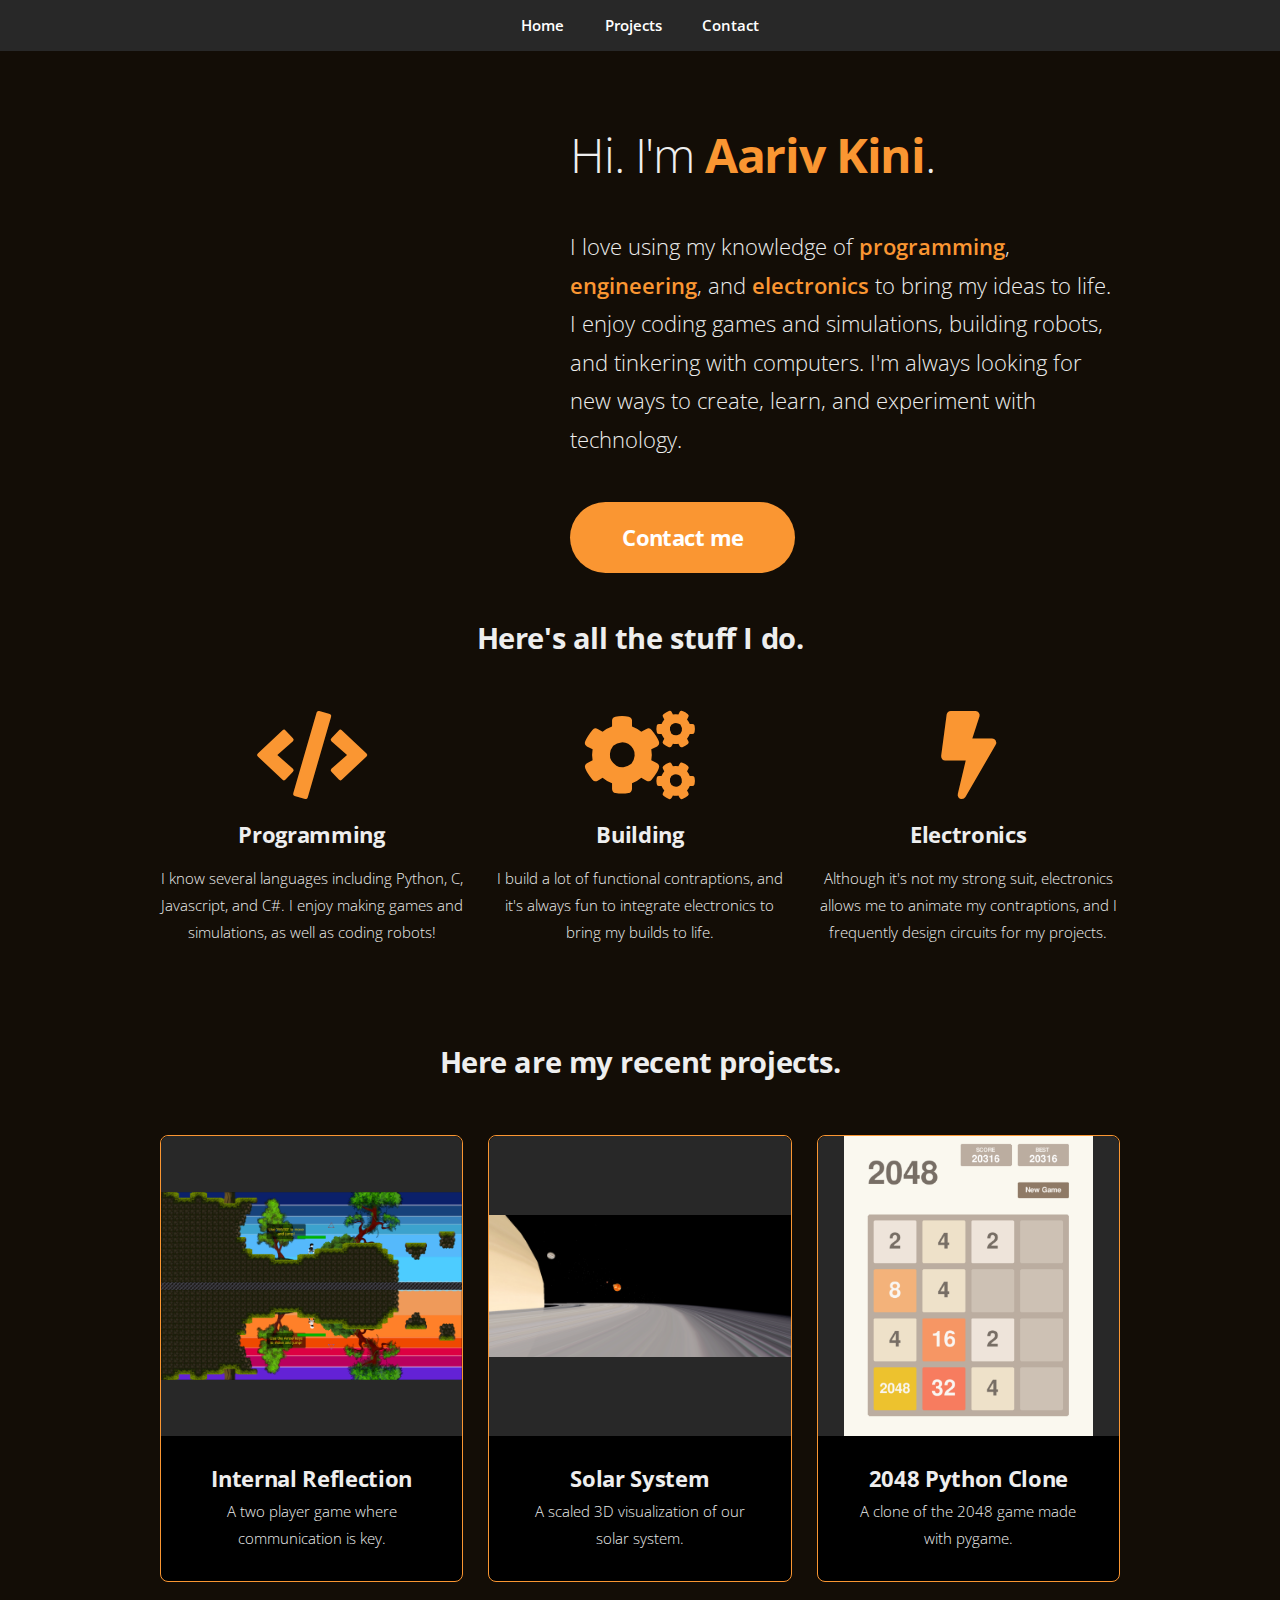
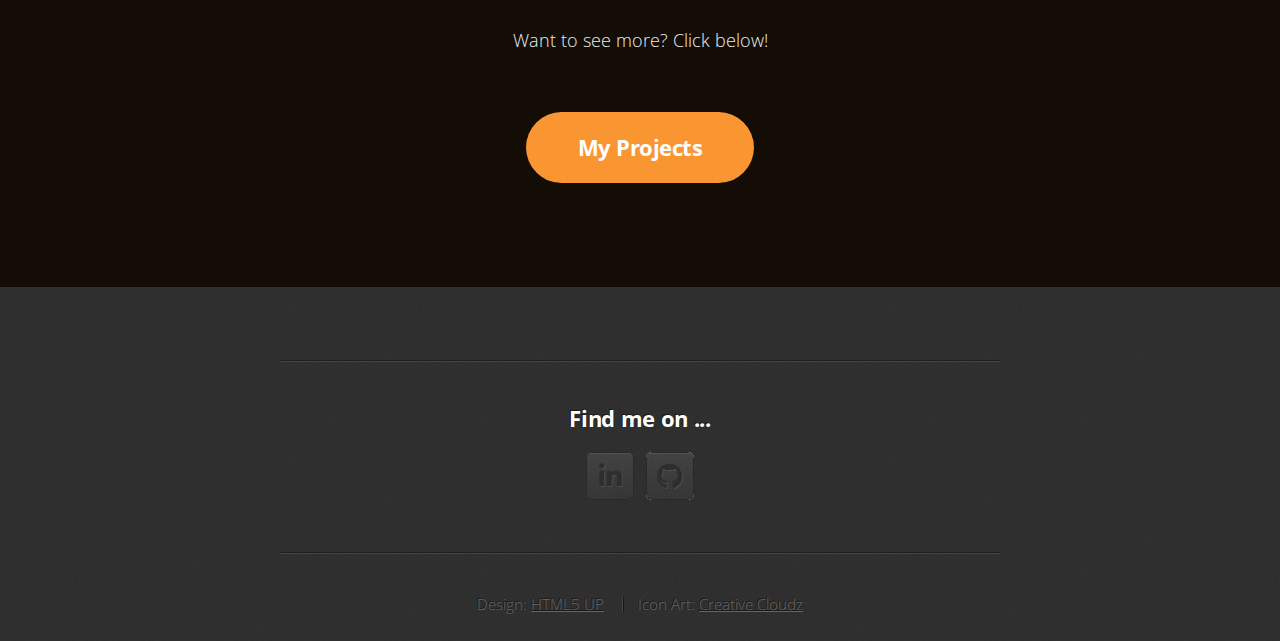
<file: index.html>
<!DOCTYPE HTML>
<!--
	Miniport by HTML5 UP
	html5up.net | @ajlkn
	Free for personal and commercial use under the CCA 3.0 license (html5up.net/license)
-->
<html>
	<head>
		<title>Aariv Kini</title>
		<meta charset="utf-8" />
		<meta name="viewport" content="width=device-width, initial-scale=1, user-scalable=no" />
		<link rel="icon" href="/favicon.png"/>
		<link rel="stylesheet" href="assets/css/main.css?v=1.0.2" />
	</head>
	<body class="is-preload">

		<!-- Nav -->
			<nav id="nav">
				<ul class="container">
					<li><a href="#top">Home</a></li>
					<li><a href="projects.html">Projects</a></li>
					<li><a href="contact.html">Contact</a></li>
				</ul>
			</nav>

		<!-- Home -->
			<article id="top" class="wrapper style1">
				<div class="container">
					<div class="row">
						<div class="col-4 col-5-large col-12-medium">
							<span id="fire"></span>
						</div>
						<div class="col-8 col-7-large col-12-medium">
							<header>
								<h1>Hi. I'm <strong>Aariv Kini</strong>.</h1>
							</header>
							<p>I love using my knowledge of <strong>programming</strong>, <strong>engineering</strong>, and <strong>electronics</strong> to bring my ideas to life. I enjoy coding games and simulations, building robots, and tinkering with computers. I'm always looking for new ways to create, learn, and experiment with technology.</p>
							<!-- <p>template was designed by <a href="http://twitter.com/ajlkn">AJ</a> for <a href="http://html5up.net">HTML5 UP</a>, modified by me, &amp; released under the <a href="http://html5up.net/license">CCA license</a>.</p> -->
							<a href="contact.html" class="button large scrolly">Contact me</a>
						</div>
					</div>
				</div>
			</article>

		<!-- Work -->
			<article id="work" class="wrapper style2">
				<div class="container">
					<header>
						<h2>Here's all the stuff I do.</h2>
					</header>
					<div class="row aln-center">
						<div class="col-4 col-6-medium col-12-small">
								<span class="icon solid featured fa-code"></span>
								<h3>Programming</h3>
								<p>I know several languages including Python, C, Javascript, and C#. I enjoy making games and simulations, as well as coding robots!</p>
						</div>
						<div class="col-4 col-6-medium col-12-small">
								<span class="icon solid featured fa-cogs"></span>
								<h3>Building</h3>
								<p>I build a lot of functional contraptions, and it's always fun to integrate electronics to bring my builds to life.</p>
						</div>
						<div class="col-4 col-6-medium col-12-small">
								<span class="icon solid featured fa-bolt"></span>
								<h3>Electronics</h3>
								<p>Although it's not my strong suit, electronics allows me to animate my contraptions, and I frequently design circuits for my projects.</p>
						</div>
					</div>
				</div>
			</article>

		<!-- Portfolio -->
			<article id="portfolio" class="wrapper style1">
				<div class="container">
					<header>
						<h2>Here are my recent projects.</h2>
						<!-- <p>Proin odio consequat  sapien vestibulum consequat lorem dolore feugiat.</p> -->
					</header>
					<div class="row aln-center">
						<div class="col-4 col-6-medium col-12-small">
							<article class="box style2">
								<a href="internal-reflection.html" class="image featured"><img src="images/Internal-Reflection-thumbnail.png" alt="Image of the reflected worlds in the game Internal Reflection" /></a>
								<h3><a href="internal-reflection.html">Internal Reflection</a></h3>
								<p>A two player game where communication is key.</p>
							</article>
						</div>
						<div class="col-4 col-6-medium col-12-small">
							<article class="box style2">
								<a href="solar-system.html" class="image featured"><img src="images/Solar-System-thumbnail.png" alt="A view of the solar system from saturn's rings" /></a>
								<h3><a href="solar-system.html">Solar System</a></h3>
								<p>A scaled 3D visualization of our solar system.</p>
							</article>
						</div>
						<div class="col-4 col-6-medium col-12-small">
							<article class="box style2">
								<a href="2048.html" class="image featured"><img src="images/2048-thumbnail.png" alt="A 2048 game board" /></a>
								<h3><a href="2048.html">2048 Python Clone</a></h3>
								<p>A clone of the 2048 game made with pygame.</p>
							</article>
						</div>
						<!-- <div class="col-4 col-6-medium col-12-small">
							<article class="box style2">
								<a href="#" class="image featured"><img src="images/pic04.jpg" alt="" /></a>
								<h3><a href="#">Tempus dolore</a></h3>
								<p>Ornare nulla proin odio consequat.</p>
							</article>
						</div>
						<div class="col-4 col-6-medium col-12-small">
							<article class="box style2">
								<a href="#" class="image featured"><img src="images/pic05.jpg" alt="" /></a>
								<h3><a href="#">Feugiat aliquam</a></h3>
								<p>Ornare nulla proin odio consequat.</p>
							</article>
						</div>
						<div class="col-4 col-6-medium col-12-small">
							<article class="box style2">
								<a href="#" class="image featured"><img src="images/pic06.jpg" alt="" /></a>
								<h3><a href="#">Sed amet ornare</a></h3>
								<p>Ornare nulla proin odio consequat.</p>
							</article>
						</div> -->
					</div>
					<footer>
						<p>Want to see more? Click below!</p>
						<a href="projects.html" class="button large scrolly">My Projects</a>
					</footer>
				</div>
			</article>

		<!-- Contact -->
			<article class="wrapper style4">
				<div class="container medium">
						<div class="col-12">
							<hr />
							<h3>Find me on ...</h3>
							<ul class="social">
								<!-- <li><a href="#" class="icon brands fa-twitter"><span class="label">Twitter</span></a></li> -->
								<!-- <li><a href="#" class="icon brands fa-facebook-f"><span class="label">Facebook</span></a></li> -->
								<!-- <li><a href="#" class="icon brands fa-dribbble"><span class="label">Dribbble</span></a></li> -->
								<li><a href="https://www.linkedin.com/in/aariv-kini-a1a478357?utm_source=share&utm_campaign=share_via&utm_content=profile" class="icon brands fa-linkedin-in"><span class="label">LinkedIn</span></a></li>
								<!-- <li><a href="#" class="icon brands fa-tumblr"><span class="label">Tumblr</span></a></li> -->
								<!-- <li><a href="#" class="icon brands fa-google-plus"><span class="label">Google+</span></a></li> -->
								<li><a href="https://github.com/AAK-27" class="icon brands fa-github"><span class="label">Github</span></a></li>
								<!--
								<li><a href="#" class="icon solid fa-rss"><span>RSS</span></a></li>
								<li><a href="#" class="icon brands fa-instagram"><span>Instagram</span></a></li>
								<li><a href="#" class="icon brands fa-foursquare"><span>Foursquare</span></a></li>
								<li><a href="#" class="icon brands fa-skype"><span>Skype</span></a></li>
								<li><a href="#" class="icon brands fa-soundcloud"><span>Soundcloud</span></a></li>
								<li><a href="#" class="icon brands fa-youtube"><span>YouTube</span></a></li>
								<li><a href="#" class="icon brands fa-blogger"><span>Blogger</span></a></li>
								<li><a href="#" class="icon brands fa-flickr"><span>Flickr</span></a></li>
								<li><a href="#" class="icon brands fa-vimeo"><span>Vimeo</span></a></li>
								-->
							</ul>
							<hr />
						</div>
					</div>
					<footer>
						<ul id="copyright">
							<!-- <li>&copy; Untitled. All rights reserved.</li> -->
							<li>Design: <a href="http://html5up.net" target="_blank">HTML5 UP</a></li>
							<li>Icon Art: <a href="https://youtube.com/@creativecloudz1k" target="_blank">Creative Cloudz</a></li>
						</ul>
					</footer>
				</div>
			</article>

		<!-- Scripts -->
			<script src="assets/js/jquery.min.js"></script>
			<script src="assets/js/jquery.scrolly.min.js"></script>
			<script src="assets/js/browser.min.js"></script>
			<script src="assets/js/breakpoints.min.js"></script>
			<script src="assets/js/util.js"></script>
			<script src="assets/js/main.js"></script>
			<!-- Fire Effect Script -->
			<script>
				window.onload = function() {
					const box = document.getElementById("fire");
					const colors = ['#801100', '#b62203', '#d73502', '#fc6400', '#ff7500', '#fac000']
					
					setInterval(function() {
						const rect = box.getBoundingClientRect()
						const centerX = rect.left + rect.width / 2;
						const centerY = rect.top + rect.height / 5 * 4 + window.scrollY;

						const newElement = document.createElement('div');
						newElement.className = 'square';
						newElement.style.left = `${centerX}px`;
						newElement.style.top = `${centerY}px`;

						const colorIndex = Math.floor(Math.random() * 6);
						newElement.style.backgroundColor = `${colors[colorIndex]}`; // Update color
						const rotation = Math.floor(Math.random() * 181) - 90;
						newElement.style.setProperty('--rotation', `${rotation}deg`);
						const deltaX = Math.floor(Math.random() * 101) - 50;
						const deltaY = Math.floor(Math.random() * -200);
						newElement.style.setProperty('--deltax', `${deltaX}px`);
						newElement.style.setProperty('--deltay', `${deltaY}px`);

						box.appendChild(newElement);

						newElement.addEventListener('transitionend', function(event) {
							if (newElement.parentNode) {
								newElement.parentNode.removeChild(newElement);
							}
						});
						
						requestAnimationFrame(function() {
							requestAnimationFrame(function() {
								newElement.classList.add('fade');
							});
						});
					}, 10);
				}
			</script>

	</body>
</html>
</file>
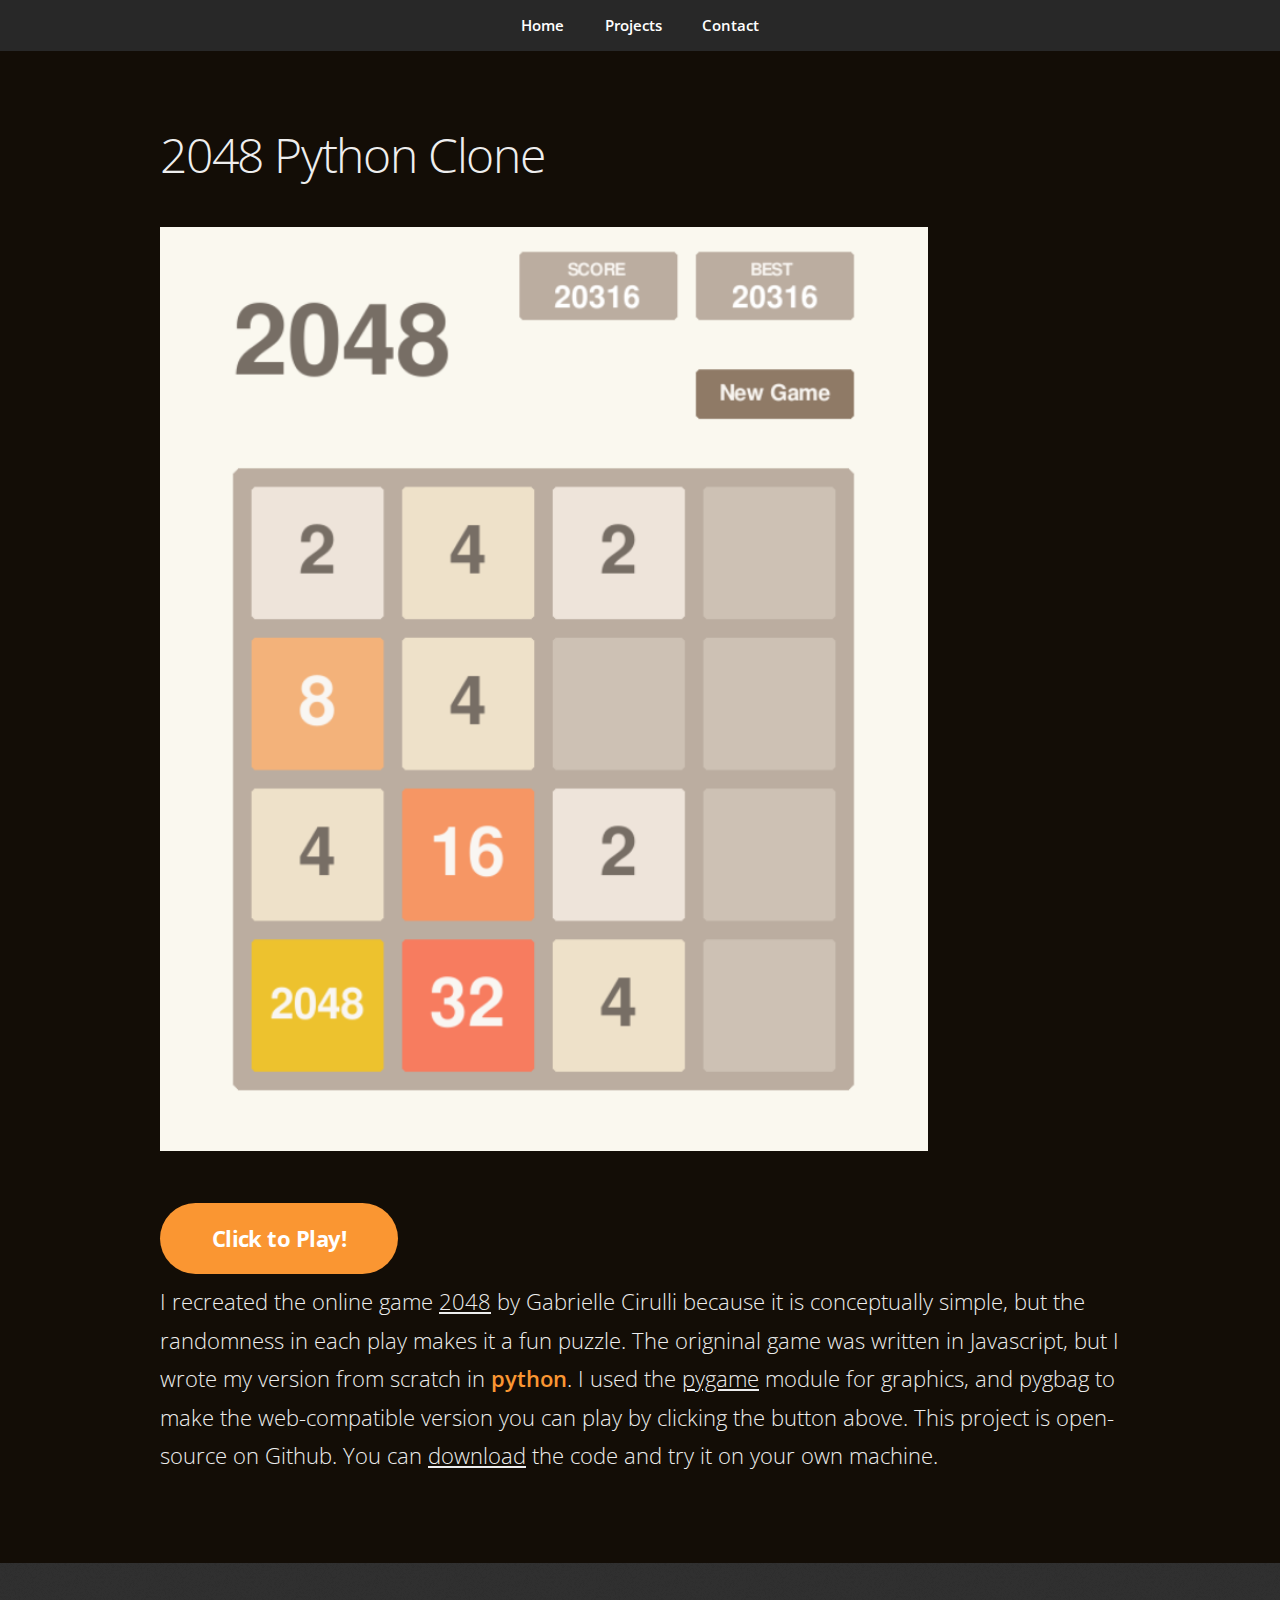
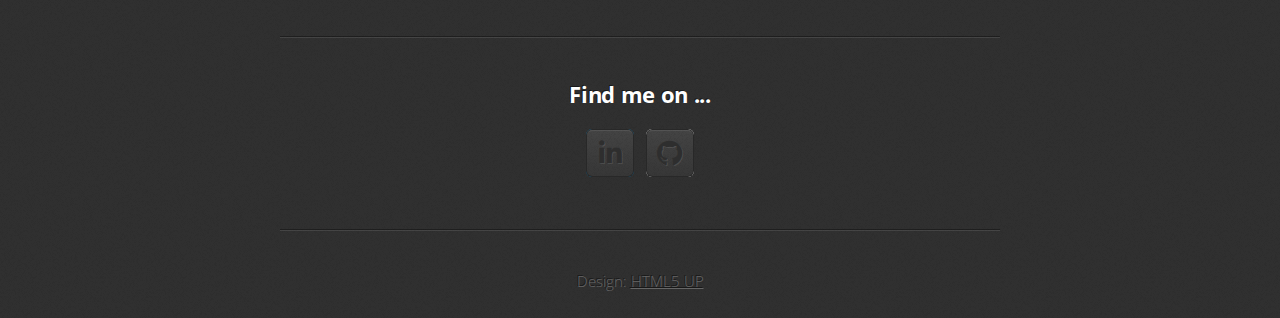
<file: 2048.html>
<!DOCTYPE HTML>
<!--
	Miniport by HTML5 UP
	html5up.net | @ajlkn
	Free for personal and commercial use under the CCA 3.0 license (html5up.net/license)
-->
<html>
	<head>
		<title>Aariv Kini</title>
		<meta charset="utf-8" />
		<meta name="viewport" content="width=device-width, initial-scale=1, user-scalable=no" />
		<link rel="icon" href="/favicon.png"/>
		<link rel="stylesheet" href="assets/css/main.css?v=1.0.2" />
	</head>
	<body class="is-preload">

		<!-- Nav -->
			<nav id="nav">
				<ul class="container">
					<li><a href="index.html">Home</a></li>
					<!-- <li><a href="#work">Work</a></li> -->
					<li><a href="projects.html">Projects</a></li>
					<li><a href="contact.html">Contact</a></li>
				</ul>
			</nav>

		<!-- Home -->
			<article id="top" class="wrapper style1">
				<div class="container">
					<header>
						<h1>2048 Python Clone</h1>
					</header>
					<img style="width: 80%" src="images/2048-thumbnail.png">
					<footer>
						<a href="/Projects/2048-Python-Clone/web/index.html" target="_blank" class="button large scrolly">Click to Play!</a>
					</footer>
					<p>I recreated the online game <a href="https://www.2048.org/">2048</a> by Gabrielle Cirulli because it is conceptually simple, but the randomness in each play makes it a fun puzzle. The origninal game was written in Javascript, but I wrote my version from scratch in  <strong>python</strong>. I used the <a>pygame</a> module for graphics, and pygbag to make the web-compatible version you can play by clicking the button above.
						This project is open-source on Github. You can <a href="https://github.com/AAK-27/2048-Python-Clone">download</a> the code and try it on your own machine.</p>
				</div>
			</article>

		<!-- Contact -->
			<article class="wrapper style4">
				<div class="container medium">
						<div class="col-12">
							<hr />
							<h3>Find me on ...</h3>
							<ul class="social">
								<!-- <li><a href="#" class="icon brands fa-twitter"><span class="label">Twitter</span></a></li> -->
								<!-- <li><a href="#" class="icon brands fa-facebook-f"><span class="label">Facebook</span></a></li> -->
								<!-- <li><a href="#" class="icon brands fa-dribbble"><span class="label">Dribbble</span></a></li> -->
								<li><a href="https://www.linkedin.com/in/aariv-kini-a1a478357?utm_source=share&utm_campaign=share_via&utm_content=profile" class="icon brands fa-linkedin-in"><span class="label">LinkedIn</span></a></li>
								<!-- <li><a href="#" class="icon brands fa-tumblr"><span class="label">Tumblr</span></a></li> -->
								<!-- <li><a href="#" class="icon brands fa-google-plus"><span class="label">Google+</span></a></li> -->
								<li><a href="https://github.com/AAK-27" class="icon brands fa-github"><span class="label">Github</span></a></li>
								<!--
								<li><a href="#" class="icon solid fa-rss"><span>RSS</span></a></li>
								<li><a href="#" class="icon brands fa-instagram"><span>Instagram</span></a></li>
								<li><a href="#" class="icon brands fa-foursquare"><span>Foursquare</span></a></li>
								<li><a href="#" class="icon brands fa-skype"><span>Skype</span></a></li>
								<li><a href="#" class="icon brands fa-soundcloud"><span>Soundcloud</span></a></li>
								<li><a href="#" class="icon brands fa-youtube"><span>YouTube</span></a></li>
								<li><a href="#" class="icon brands fa-blogger"><span>Blogger</span></a></li>
								<li><a href="#" class="icon brands fa-flickr"><span>Flickr</span></a></li>
								<li><a href="#" class="icon brands fa-vimeo"><span>Vimeo</span></a></li>
								-->
							</ul>
							<hr />
						</div>
					</div>
					<footer>
						<ul id="copyright">
							<!-- <li>&copy; Untitled. All rights reserved.</li> -->
							<li>Design: <a href="http://html5up.net" target="_blank">HTML5 UP</a></li>
						</ul>
					</footer>
				</div>
			</article>

		<!-- Scripts -->
			<script src="assets/js/jquery.min.js"></script>
			<script src="assets/js/jquery.scrolly.min.js"></script>
			<script src="assets/js/browser.min.js"></script>
			<script src="assets/js/breakpoints.min.js"></script>
			<script src="assets/js/util.js"></script>
			<script src="assets/js/main.js"></script>

	</body>
</html>
</file>
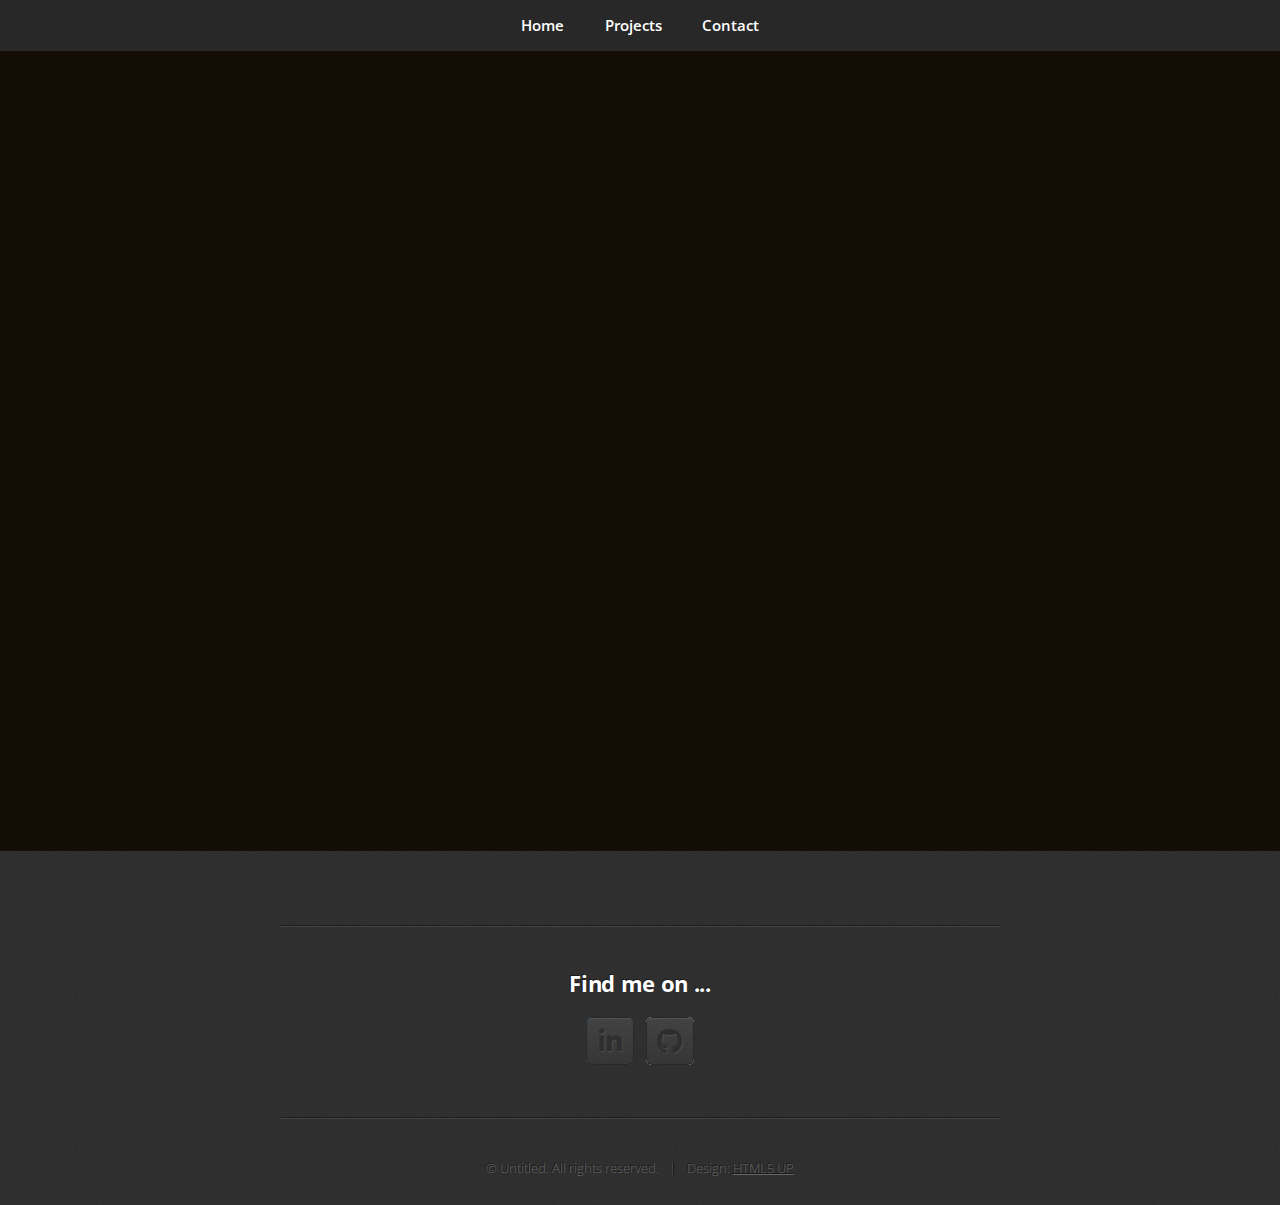
<file: contact.html>
<!DOCTYPE HTML>
<html>
    <head>
		<title>Aariv Kini</title>
		<meta charset="utf-8" />
		<meta name="viewport" content="width=device-width, initial-scale=1, user-scalable=no" />
		<link rel="icon" href="/favicon.png"/>
		<link rel="stylesheet" href="assets/css/main.css?v=1.0.2" />
	</head>
    <body class="is-preload">

		<!-- Nav -->
			<nav id="nav">
				<ul class="container">
					<li><a href="index.html">Home</a></li>
					<li><a href="projects.html">Projects</a></li>
					<li><a href="contact.html">Contact</a></li>
				</ul>
			</nav>

			<div style="width:100%;height:800px;background-color: rgb(19, 13, 6);" data-fillout-id="ayXG1Ms7K7us" data-fillout-embed-type="standard" data-fillout-inherit-parameters data-fillout-dynamic-resize></div><script src="https://server.fillout.com/embed/v1/"></script>

		<!-- Contact -->
        <article id="contact" class="wrapper style4">
				<div class="container medium">
					<!-- <header>
						<h2>Have me make stuff for you.</h2>
                        <h2>Contact me.</h2>
						<p>I'm not taking project requests at the moment. :(</p>
					</header> -->
					<!-- <div class="row">
						<div class="col-12">
							<form method="post" action="#">
								<div class="row">
									<div class="col-6 col-12-small">
										<input type="text" name="name" id="name" placeholder="Name" />
									</div>
									<div class="col-6 col-12-small">
										<input type="text" name="email" id="email" placeholder="Email" />
									</div>
									<div class="col-12">
										<input type="text" name="subject" id="subject" placeholder="Subject" />
									</div>
									<div class="col-12">
										<textarea name="message" id="message" placeholder="Message"></textarea>
									</div>
									<div class="col-12">
										<ul class="actions">
											<li><input type="submit" value="Send Message" /></li>
											<li><input type="reset" value="Clear Form" class="alt" /></li>
										</ul>
									</div>
								</div>
							</form>
						</div> -->
						<div class="col-12">
							<hr />
							<h3>Find me on ...</h3>
							<ul class="social">
								<li><a href="https://www.linkedin.com/in/aariv-kini-a1a478357?utm_source=share&utm_campaign=share_via&utm_content=profile" class="icon brands fa-linkedin-in"><span class="label">LinkedIn</span></a></li>
								<li><a href="https://github.com/AAK-27" class="icon brands fa-github"><span class="label">Github</span></a></li>
							</ul>
							<hr />
						</div>
					</div>
					<footer>
						<ul id="copyright">
							<li>&copy; Untitled. All rights reserved.</li><li>Design: <a href="http://html5up.net" target="_blank">HTML5 UP</a></li>
						</ul>
					</footer>
				</div>
			</article>
    </body>
</file>
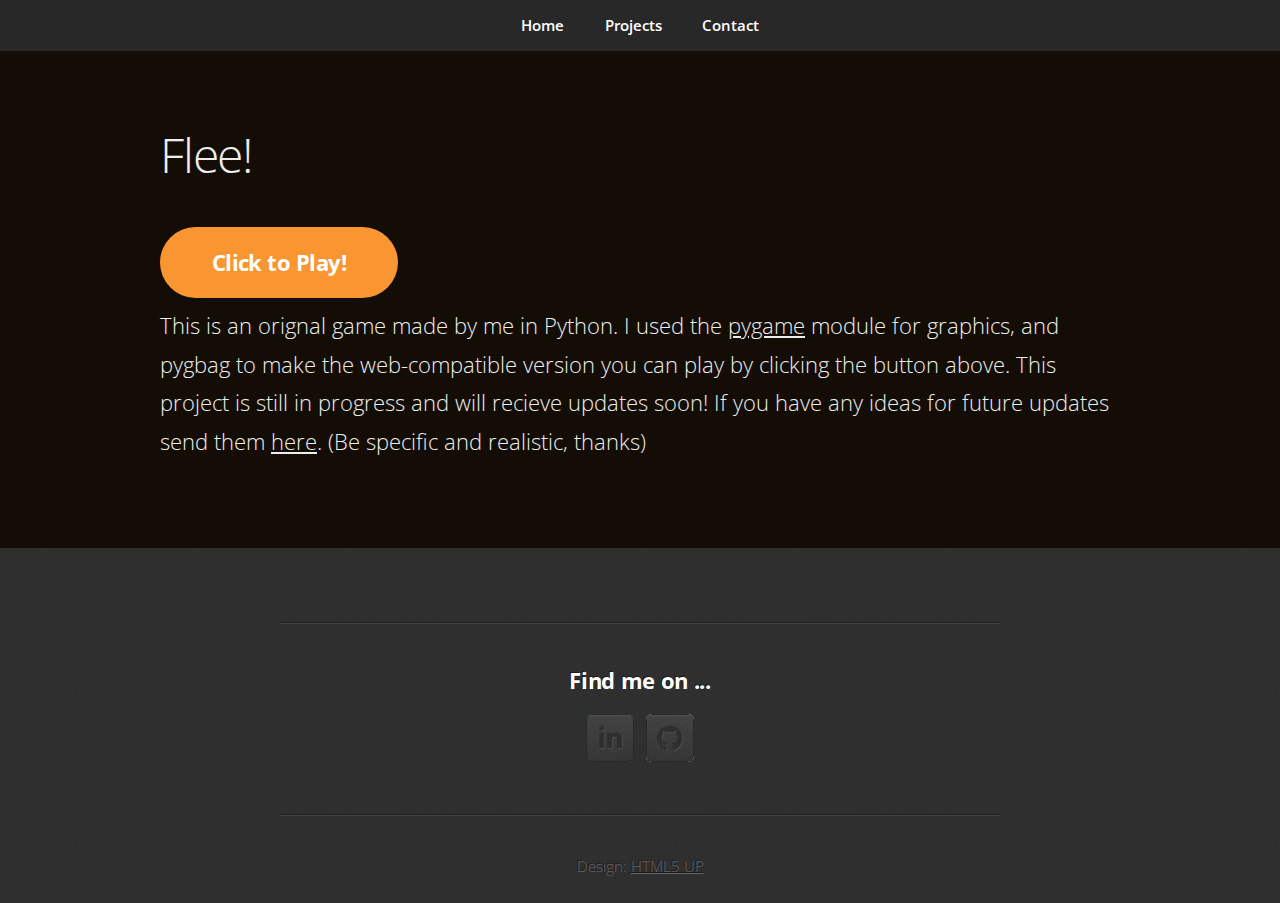
<file: flee.html>
<!DOCTYPE HTML>
<!--
	Miniport by HTML5 UP
	html5up.net | @ajlkn
	Free for personal and commercial use under the CCA 3.0 license (html5up.net/license)
-->
<html>
	<head>
		<title>Aariv Kini</title>
		<meta charset="utf-8" />
		<meta name="viewport" content="width=device-width, initial-scale=1, user-scalable=no" />
		<link rel="icon" href="/favicon.png"/>
		<link rel="stylesheet" href="assets/css/main.css?v=1.0.2" />
	</head>
	<body class="is-preload">

		<!-- Nav -->
			<nav id="nav">
				<ul class="container">
					<li><a href="index.html">Home</a></li>
					<!-- <li><a href="#work">Work</a></li> -->
					<li><a href="projects.html">Projects</a></li>
					<li><a href="contact.html">Contact</a></li>
				</ul>
			</nav>

		<!-- Home -->
			<article id="top" class="wrapper style1">
				<div class="container">
					<header>
						<h1>Flee!</h1>
					</header>
					<!-- <img style="width: 80%" src="images/pic00.jpg"> -->
					<footer>
						<a href="/Projects/Flee!/web/index.html" target="_blank" class="button large scrolly">Click to Play!</a>
					</footer>
					<p>This is an orignal game made by me in Python. I used the <a>pygame</a> module for graphics, and pygbag to make the web-compatible version you can play by clicking the button above.
						This project is still in progress and will recieve updates soon! If you have any ideas for future updates send them <a href="https://github.com/AAK-27/Flee/issues" target="_blank">here</a>. (Be specific and realistic, thanks)</p>
				</div>
			</article>

		<!-- Contact -->
			<article class="wrapper style4">
				<div class="container medium">
						<div class="col-12">
							<hr />
							<h3>Find me on ...</h3>
							<ul class="social">
								<!-- <li><a href="#" class="icon brands fa-twitter"><span class="label">Twitter</span></a></li> -->
								<!-- <li><a href="#" class="icon brands fa-facebook-f"><span class="label">Facebook</span></a></li> -->
								<!-- <li><a href="#" class="icon brands fa-dribbble"><span class="label">Dribbble</span></a></li> -->
								<li><a href="https://www.linkedin.com/in/aariv-kini-a1a478357?utm_source=share&utm_campaign=share_via&utm_content=profile" class="icon brands fa-linkedin-in"><span class="label">LinkedIn</span></a></li>
								<!-- <li><a href="#" class="icon brands fa-tumblr"><span class="label">Tumblr</span></a></li> -->
								<!-- <li><a href="#" class="icon brands fa-google-plus"><span class="label">Google+</span></a></li> -->
								<li><a href="https://github.com/AAK-27" class="icon brands fa-github"><span class="label">Github</span></a></li>
								<!--
								<li><a href="#" class="icon solid fa-rss"><span>RSS</span></a></li>
								<li><a href="#" class="icon brands fa-instagram"><span>Instagram</span></a></li>
								<li><a href="#" class="icon brands fa-foursquare"><span>Foursquare</span></a></li>
								<li><a href="#" class="icon brands fa-skype"><span>Skype</span></a></li>
								<li><a href="#" class="icon brands fa-soundcloud"><span>Soundcloud</span></a></li>
								<li><a href="#" class="icon brands fa-youtube"><span>YouTube</span></a></li>
								<li><a href="#" class="icon brands fa-blogger"><span>Blogger</span></a></li>
								<li><a href="#" class="icon brands fa-flickr"><span>Flickr</span></a></li>
								<li><a href="#" class="icon brands fa-vimeo"><span>Vimeo</span></a></li>
								-->
							</ul>
							<hr />
						</div>
					</div>
					<footer>
						<ul id="copyright">
							<!-- <li>&copy; Untitled. All rights reserved.</li> -->
							<li>Design: <a href="http://html5up.net" target="_blank">HTML5 UP</a></li>
						</ul>
					</footer>
				</div>
			</article>

		<!-- Scripts -->
			<script src="assets/js/jquery.min.js"></script>
			<script src="assets/js/jquery.scrolly.min.js"></script>
			<script src="assets/js/browser.min.js"></script>
			<script src="assets/js/breakpoints.min.js"></script>
			<script src="assets/js/util.js"></script>
			<script src="assets/js/main.js"></script>

	</body>
</html>
</file>
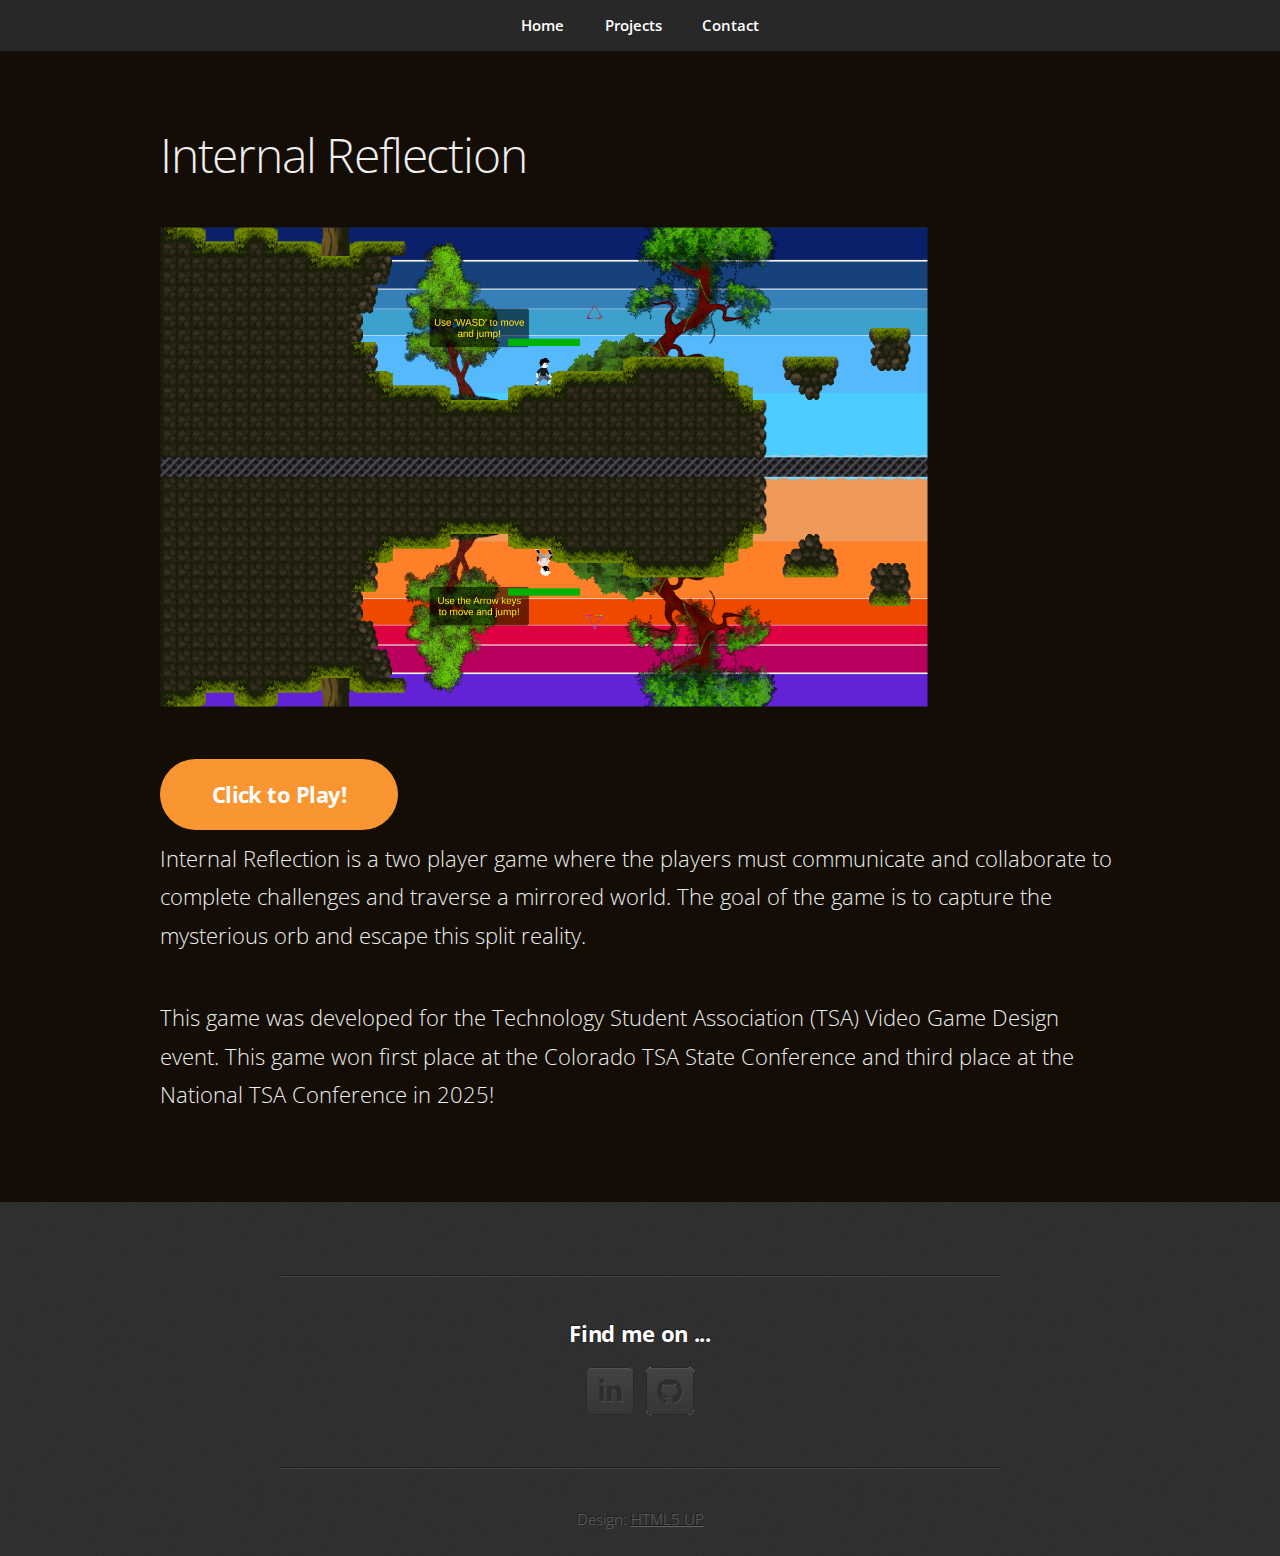
<file: internal-reflection.html>
<!DOCTYPE HTML>
<!--
	Miniport by HTML5 UP
	html5up.net | @ajlkn
	Free for personal and commercial use under the CCA 3.0 license (html5up.net/license)
-->
<html>
	<head>
		<title>Aariv Kini</title>
		<meta charset="utf-8" />
		<meta name="viewport" content="width=device-width, initial-scale=1, user-scalable=no" />
		<link rel="stylesheet" href="assets/css/main.css?v=1.0.1" />
	</head>
	<body class="is-preload">

		<!-- Nav -->
			<nav id="nav">
				<ul class="container">
					<li><a href="index.html">Home</a></li>
					<!-- <li><a href="#work">Work</a></li> -->
					<li><a href="projects.html">Projects</a></li>
					<li><a href="contact.html">Contact</a></li>
				</ul>
			</nav>

		<!-- Home -->
			<article id="top" class="wrapper style1">
				<div class="container">
					<header>
						<h1>Internal Reflection</h1>
					</header>
					<img style="width: 80%" src="images/Internal-Reflection-thumbnail.png">
					<footer>
						<a href="https://play.unity.com/en/games/13111446-5ec6-4932-8b29-29df2e3f5448/internal-reflection" target="_blank" class="button large scrolly">Click to Play!</a>
					</footer>
					<p>Internal Reflection is a two player game where the players must communicate and collaborate to complete challenges and traverse a mirrored world. The goal of the game is to capture the mysterious orb and escape this split reality.</p>
					<p>This game was developed for the Technology Student Association (TSA) Video Game Design event. This game won first place at the Colorado TSA State Conference and third place at the National TSA Conference in 2025!</p>
					<!-- <p>Controls
					<ul>
						<li>WASD to move forward, left, back, and right, respectively</li>
						<li>E & Q to rotate the camera clockwise and counterclockwise</li>
						<li>R to ascend and F to descend</li>
						<li>Use the arrow keys or click and drag to move the camera</li>
						<li>! Touch controls are not supported ! (yet)</li>
					</ul>
					</p> -->
			
				</div>
			</article>

		<!-- Contact -->
			<article class="wrapper style4">
				<div class="container medium">
						<div class="col-12">
							<hr />
							<h3>Find me on ...</h3>
							<ul class="social">
								<!-- <li><a href="#" class="icon brands fa-twitter"><span class="label">Twitter</span></a></li> -->
								<!-- <li><a href="#" class="icon brands fa-facebook-f"><span class="label">Facebook</span></a></li> -->
								<!-- <li><a href="#" class="icon brands fa-dribbble"><span class="label">Dribbble</span></a></li> -->
								<li><a href="https://www.linkedin.com/in/aariv-kini-a1a478357?utm_source=share&utm_campaign=share_via&utm_content=profile" class="icon brands fa-linkedin-in"><span class="label">LinkedIn</span></a></li>
								<!-- <li><a href="#" class="icon brands fa-tumblr"><span class="label">Tumblr</span></a></li> -->
								<!-- <li><a href="#" class="icon brands fa-google-plus"><span class="label">Google+</span></a></li> -->
								<li><a href="https://github.com/AAK-27" class="icon brands fa-github"><span class="label">Github</span></a></li>
								<!--
								<li><a href="#" class="icon solid fa-rss"><span>RSS</span></a></li>
								<li><a href="#" class="icon brands fa-instagram"><span>Instagram</span></a></li>
								<li><a href="#" class="icon brands fa-foursquare"><span>Foursquare</span></a></li>
								<li><a href="#" class="icon brands fa-skype"><span>Skype</span></a></li>
								<li><a href="#" class="icon brands fa-soundcloud"><span>Soundcloud</span></a></li>
								<li><a href="#" class="icon brands fa-youtube"><span>YouTube</span></a></li>
								<li><a href="#" class="icon brands fa-blogger"><span>Blogger</span></a></li>
								<li><a href="#" class="icon brands fa-flickr"><span>Flickr</span></a></li>
								<li><a href="#" class="icon brands fa-vimeo"><span>Vimeo</span></a></li>
								-->
							</ul>
							<hr />
						</div>
					</div>
					<footer>
						<ul id="copyright">
							<!-- <li>&copy; Untitled. All rights reserved.</li> -->
							<li>Design: <a href="http://html5up.net">HTML5 UP</a></li>
						</ul>
					</footer>
				</div>
			</article>

		<!-- Scripts -->
			<script src="assets/js/jquery.min.js"></script>
			<script src="assets/js/jquery.scrolly.min.js"></script>
			<script src="assets/js/browser.min.js"></script>
			<script src="assets/js/breakpoints.min.js"></script>
			<script src="assets/js/util.js"></script>
			<script src="assets/js/main.js"></script>

	</body>
</html>
</file>
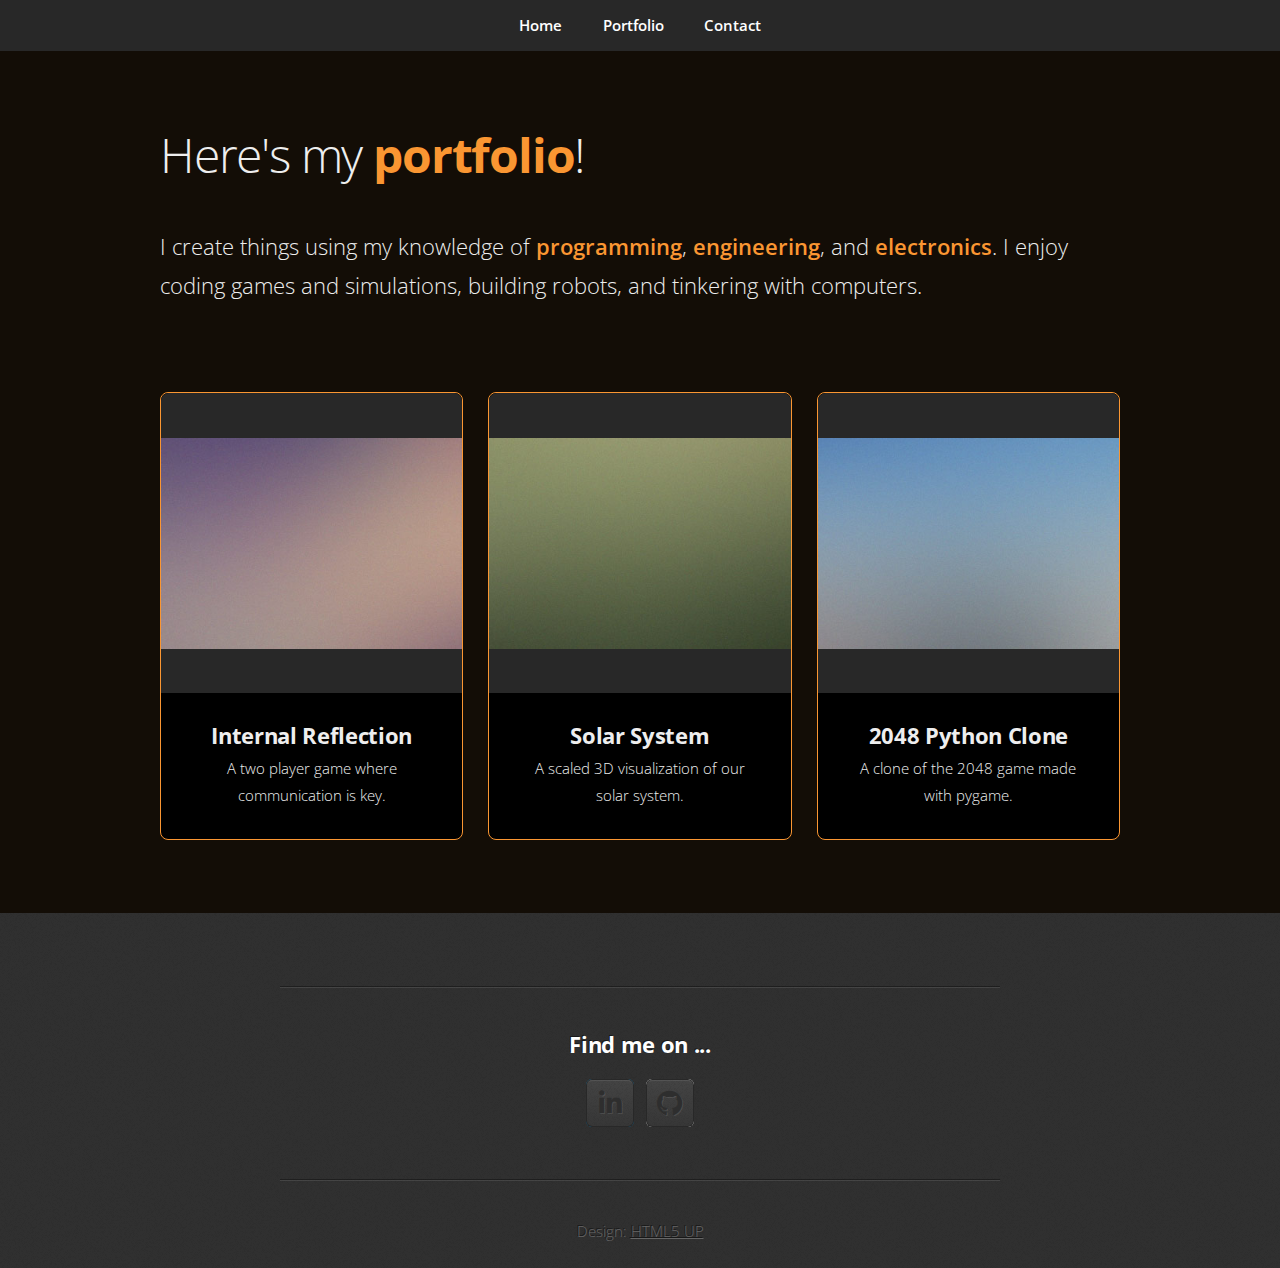
<file: portfolio.html>
<!DOCTYPE HTML>
<!--
	Miniport by HTML5 UP
	html5up.net | @ajlkn
	Free for personal and commercial use under the CCA 3.0 license (html5up.net/license)
-->
<html>
	<head>
		<title>Aariv Kini</title>
		<meta charset="utf-8" />
		<meta name="viewport" content="width=device-width, initial-scale=1, user-scalable=no" />
		<link rel="stylesheet" href="assets/css/main.css" />
	</head>
	<body class="is-preload">

		<!-- Nav -->
			<nav id="nav">
				<ul class="container">
					<li><a href="index.html">Home</a></li>
					<!-- <li><a href="#work">Work</a></li> -->
					<li><a href="#">Portfolio</a></li>
					<li><a href="contact.html">Contact</a></li>
				</ul>
			</nav>

		<!-- Home -->
			<article id="top" class="wrapper style1">
				<div class="container">
							<header>
								<h1>Here's my <strong>portfolio</strong>!</h1>
							</header>
							<p>I create things using my knowledge of <strong>programming</strong>, <strong>engineering</strong>, and <strong>electronics</strong>. I enjoy coding games and simulations, building robots, and tinkering with computers.</p>
							<!-- <a href="contact.html" class="button large scrolly">Contact me here!</a> -->
				</div>
			</article>

		<!-- Work -->
			<!-- <article id="work" class="wrapper style1">
				<div class="container">
					<header>
						<h2>Here's all the stuff I do.</h2>
						<p>Odio turpis amet sed consequat eget posuere consequat.</p>
					</header>
					<div class="row aln-center">
						<div class="col-4 col-6-medium col-12-small">
							<section class="box style1">
								<span class="icon featured fa-comments"></span>
								<h3>Programming</h3>
								<p>I know several languages including Python, C, Javascript, and C#. I enjoy making games and simulations, as well as coding robots!</p>
							</section>
						</div>
						<div class="col-4 col-6-medium col-12-small">
							<section class="box style1">
								<span class="icon solid featured fa-camera-retro"></span>
								<h3>Building</h3>
								<p>I build a lot of functional contraptions, and it's always fun to integrate electronics to bring my builds to life.</p>
							</section>
						</div>
						<div class="col-4 col-6-medium col-12-small">
							<section class="box style1">
								<span class="icon featured fa-thumbs-up"></span>
								<h3>Electronics</h3>
								<p>Although it's not my strong suit, electronics allows me to animate my contraptions, and I frequently design circuits for my projects.</p>
							</section>
						</div>
					</div>
				</div>
			</article> -->

		<!-- Portfolio -->
			<article id="portfolio" class="wrapper style1">
				<div class="container">
					<div class="row aln-center">
						<div class="col-4 col-6-medium col-12-small">
							<article class="box style2">
								<a href="#" class="image featured"><img src="images/pic01.jpg" alt="" /></a>
								<h3><a href="#">Internal Reflection</a></h3>
								<p>A two player game where communication is key.</p>
							</article>
						</div>
						<div class="col-4 col-6-medium col-12-small">
							<article class="box style2">
								<a href="#" class="image featured"><img src="images/pic02.jpg" alt="" /></a>
								<h3><a href="#">Solar System</a></h3>
								<p>A scaled 3D visualization of our solar system.</p>
							</article>
						</div>
						<div class="col-4 col-6-medium col-12-small">
							<article class="box style2">
								<a href="2048.html" class="image featured"><img src="images/pic03.jpg" alt="" /></a>
								<h3><a href="2048.html">2048 Python Clone</a></h3>
								<p>A clone of the 2048 game made with pygame.</p>
							</article>
						</div>
						<!-- <div class="col-4 col-6-medium col-12-small">
							<article class="box style2">
								<a href="#" class="image featured"><img src="images/pic04.jpg" alt="" /></a>
								<h3><a href="#">Tempus dolore</a></h3>
								<p>Ornare nulla proin odio consequat.</p>
							</article>
						</div>
						<div class="col-4 col-6-medium col-12-small">
							<article class="box style2">
								<a href="#" class="image featured"><img src="images/pic05.jpg" alt="" /></a>
								<h3><a href="#">Feugiat aliquam</a></h3>
								<p>Ornare nulla proin odio consequat.</p>
							</article>
						</div>
						<div class="col-4 col-6-medium col-12-small">
							<article class="box style2">
								<a href="#" class="image featured"><img src="images/pic06.jpg" alt="" /></a>
								<h3><a href="#">Sed amet ornare</a></h3>
								<p>Ornare nulla proin odio consequat.</p>
							</article>
						</div> -->
					</div>
				</div>
			</article>

		<!-- Contact -->
			<article class="wrapper style4">
				<div class="container medium">
						<div class="col-12">
							<hr />
							<h3>Find me on ...</h3>
							<ul class="social">
								<!-- <li><a href="#" class="icon brands fa-twitter"><span class="label">Twitter</span></a></li> -->
								<!-- <li><a href="#" class="icon brands fa-facebook-f"><span class="label">Facebook</span></a></li> -->
								<!-- <li><a href="#" class="icon brands fa-dribbble"><span class="label">Dribbble</span></a></li> -->
								<li><a href="https://www.linkedin.com/in/aariv-kini-a1a478357?utm_source=share&utm_campaign=share_via&utm_content=profile" class="icon brands fa-linkedin-in"><span class="label">LinkedIn</span></a></li>
								<!-- <li><a href="#" class="icon brands fa-tumblr"><span class="label">Tumblr</span></a></li> -->
								<!-- <li><a href="#" class="icon brands fa-google-plus"><span class="label">Google+</span></a></li> -->
								<li><a href="https://github.com/AAK-27" class="icon brands fa-github"><span class="label">Github</span></a></li>
								<!--
								<li><a href="#" class="icon solid fa-rss"><span>RSS</span></a></li>
								<li><a href="#" class="icon brands fa-instagram"><span>Instagram</span></a></li>
								<li><a href="#" class="icon brands fa-foursquare"><span>Foursquare</span></a></li>
								<li><a href="#" class="icon brands fa-skype"><span>Skype</span></a></li>
								<li><a href="#" class="icon brands fa-soundcloud"><span>Soundcloud</span></a></li>
								<li><a href="#" class="icon brands fa-youtube"><span>YouTube</span></a></li>
								<li><a href="#" class="icon brands fa-blogger"><span>Blogger</span></a></li>
								<li><a href="#" class="icon brands fa-flickr"><span>Flickr</span></a></li>
								<li><a href="#" class="icon brands fa-vimeo"><span>Vimeo</span></a></li>
								-->
							</ul>
							<hr />
						</div>
					</div>
					<footer>
						<ul id="copyright">
							<!-- <li>&copy; Untitled. All rights reserved.</li> -->
							<li>Design: <a href="http://html5up.net">HTML5 UP</a></li>
						</ul>
					</footer>
				</div>
			</article>

		<!-- Scripts -->
			<script src="assets/js/jquery.min.js"></script>
			<script src="assets/js/jquery.scrolly.min.js"></script>
			<script src="assets/js/browser.min.js"></script>
			<script src="assets/js/breakpoints.min.js"></script>
			<script src="assets/js/util.js"></script>
			<script src="assets/js/main.js"></script>

	</body>
</html>
</file>
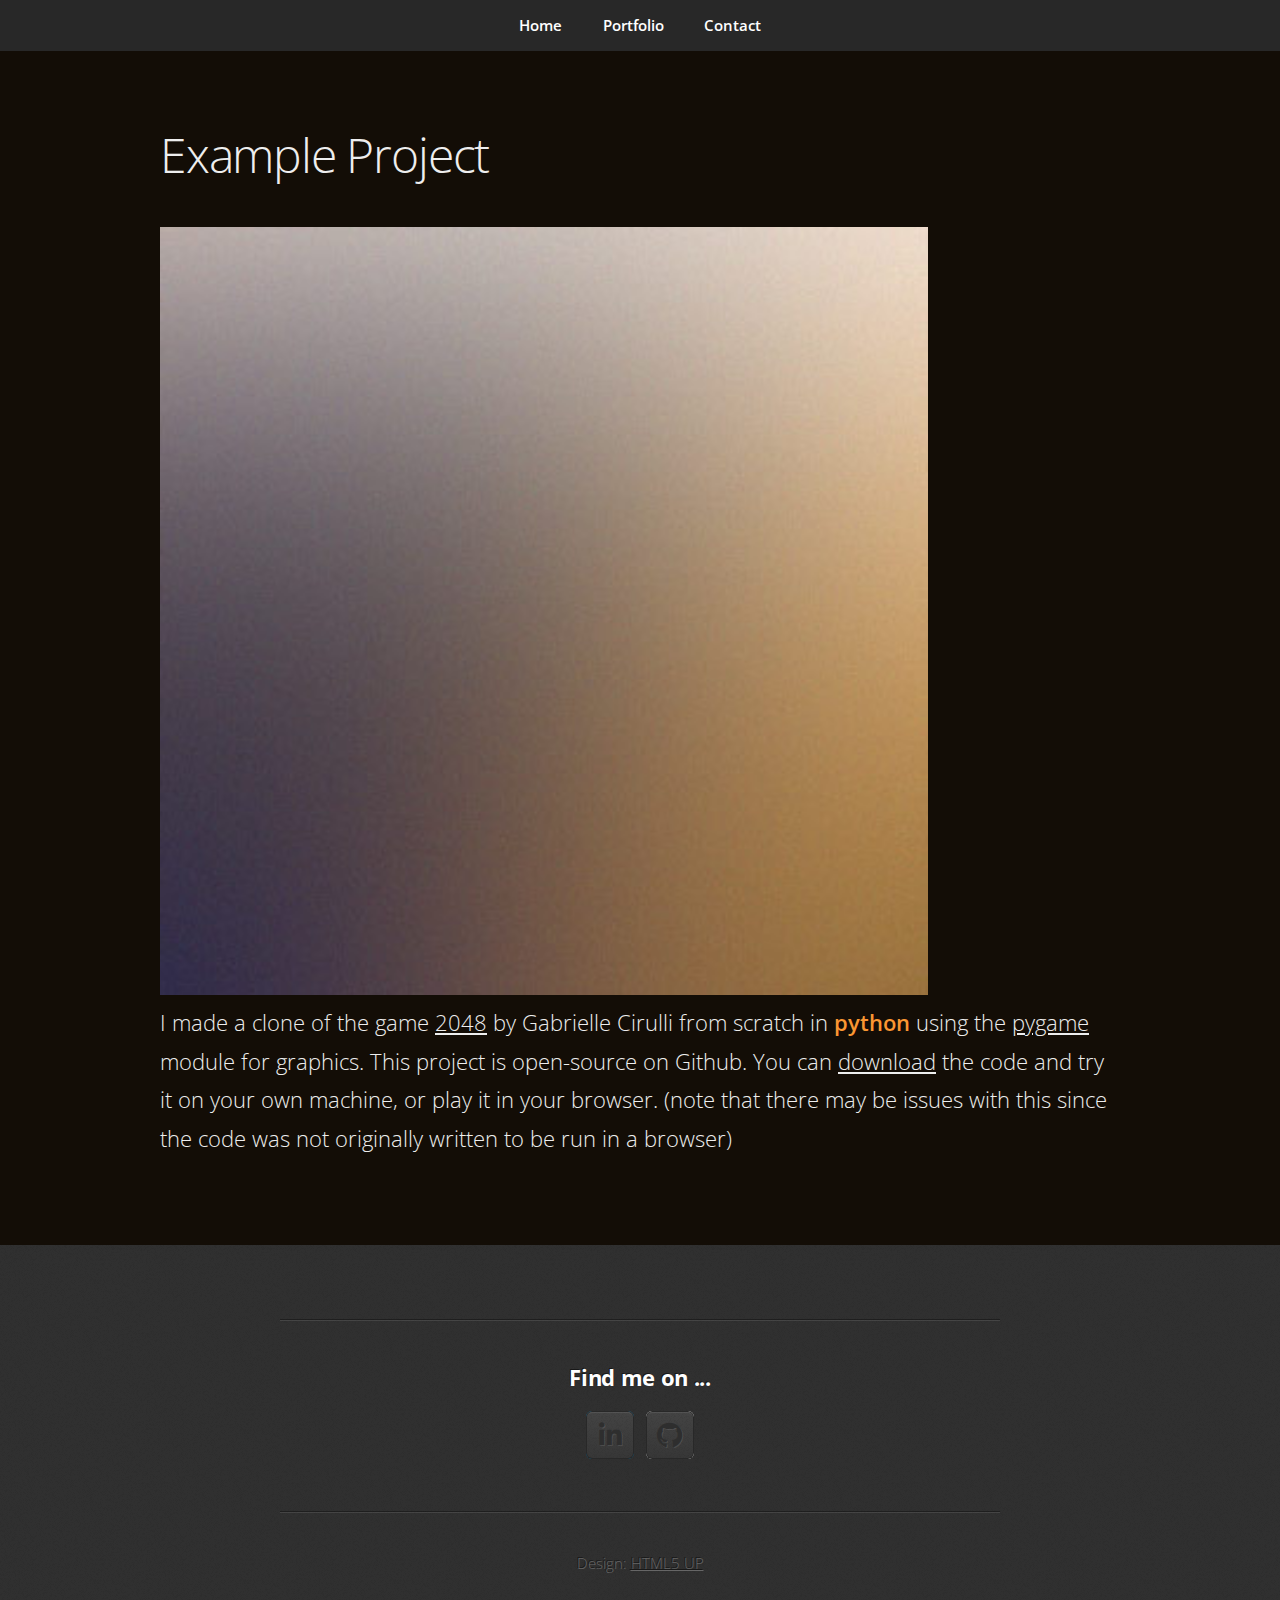
<file: project-template.html>
<!DOCTYPE HTML>
<!--
	Miniport by HTML5 UP
	html5up.net | @ajlkn
	Free for personal and commercial use under the CCA 3.0 license (html5up.net/license)
-->
<html>
	<head>
		<title>Aariv Kini</title>
		<meta charset="utf-8" />
		<meta name="viewport" content="width=device-width, initial-scale=1, user-scalable=no" />
		<link rel="icon" href="/favicon.png"/>
		<link rel="stylesheet" href="assets/css/main.css" />
	</head>
	<body class="is-preload">

		<!-- Nav -->
			<nav id="nav">
				<ul class="container">
					<li><a href="index.html">Home</a></li>
					<!-- <li><a href="#work">Work</a></li> -->
					<li><a href="portfolio.html">Portfolio</a></li>
					<li><a href="contact.html">Contact</a></li>
				</ul>
			</nav>

		<!-- Home -->
			<article id="top" class="wrapper style1">
				<div class="container">
					<header>
						<h1>Example Project</h1>
					</header>
					<img style="width: 80%" src="images/pic00.jpg">
							<p>I made a clone of the game <a href="https://www.2048.org/">2048</a> by Gabrielle Cirulli from scratch in <strong>python</strong> using the <a>pygame</a> module for graphics.
								This project is open-source on Github. You can <a href="https://github.com/AAK-27/2048-Python-Clone">download</a> the code and try it on your own machine, or play it in your browser. (note that there may be issues with this since the code was not originally written to be run in a browser)</p>
							<!-- <a href="portfolio.html" class="button large scrolly">Check out my projects!</a> -->
						</div>
					</div>
				</div>
			</article>

		<!-- Contact -->
			<article class="wrapper style4">
				<div class="container medium">
						<div class="col-12">
							<hr />
							<h3>Find me on ...</h3>
							<ul class="social">
								<!-- <li><a href="#" class="icon brands fa-twitter"><span class="label">Twitter</span></a></li> -->
								<!-- <li><a href="#" class="icon brands fa-facebook-f"><span class="label">Facebook</span></a></li> -->
								<!-- <li><a href="#" class="icon brands fa-dribbble"><span class="label">Dribbble</span></a></li> -->
								<li><a href="https://www.linkedin.com/in/aariv-kini-a1a478357?utm_source=share&utm_campaign=share_via&utm_content=profile" class="icon brands fa-linkedin-in"><span class="label">LinkedIn</span></a></li>
								<!-- <li><a href="#" class="icon brands fa-tumblr"><span class="label">Tumblr</span></a></li> -->
								<!-- <li><a href="#" class="icon brands fa-google-plus"><span class="label">Google+</span></a></li> -->
								<li><a href="https://github.com/AAK-27" class="icon brands fa-github"><span class="label">Github</span></a></li>
								<!--
								<li><a href="#" class="icon solid fa-rss"><span>RSS</span></a></li>
								<li><a href="#" class="icon brands fa-instagram"><span>Instagram</span></a></li>
								<li><a href="#" class="icon brands fa-foursquare"><span>Foursquare</span></a></li>
								<li><a href="#" class="icon brands fa-skype"><span>Skype</span></a></li>
								<li><a href="#" class="icon brands fa-soundcloud"><span>Soundcloud</span></a></li>
								<li><a href="#" class="icon brands fa-youtube"><span>YouTube</span></a></li>
								<li><a href="#" class="icon brands fa-blogger"><span>Blogger</span></a></li>
								<li><a href="#" class="icon brands fa-flickr"><span>Flickr</span></a></li>
								<li><a href="#" class="icon brands fa-vimeo"><span>Vimeo</span></a></li>
								-->
							</ul>
							<hr />
						</div>
					</div>
					<footer>
						<ul id="copyright">
							<!-- <li>&copy; Untitled. All rights reserved.</li> -->
							<li>Design: <a href="http://html5up.net" target="_blank">HTML5 UP</a></li>
						</ul>
					</footer>
				</div>
			</article>

		<!-- Scripts -->
			<script src="assets/js/jquery.min.js"></script>
			<script src="assets/js/jquery.scrolly.min.js"></script>
			<script src="assets/js/browser.min.js"></script>
			<script src="assets/js/breakpoints.min.js"></script>
			<script src="assets/js/util.js"></script>
			<script src="assets/js/main.js"></script>

	</body>
</html>
</file>
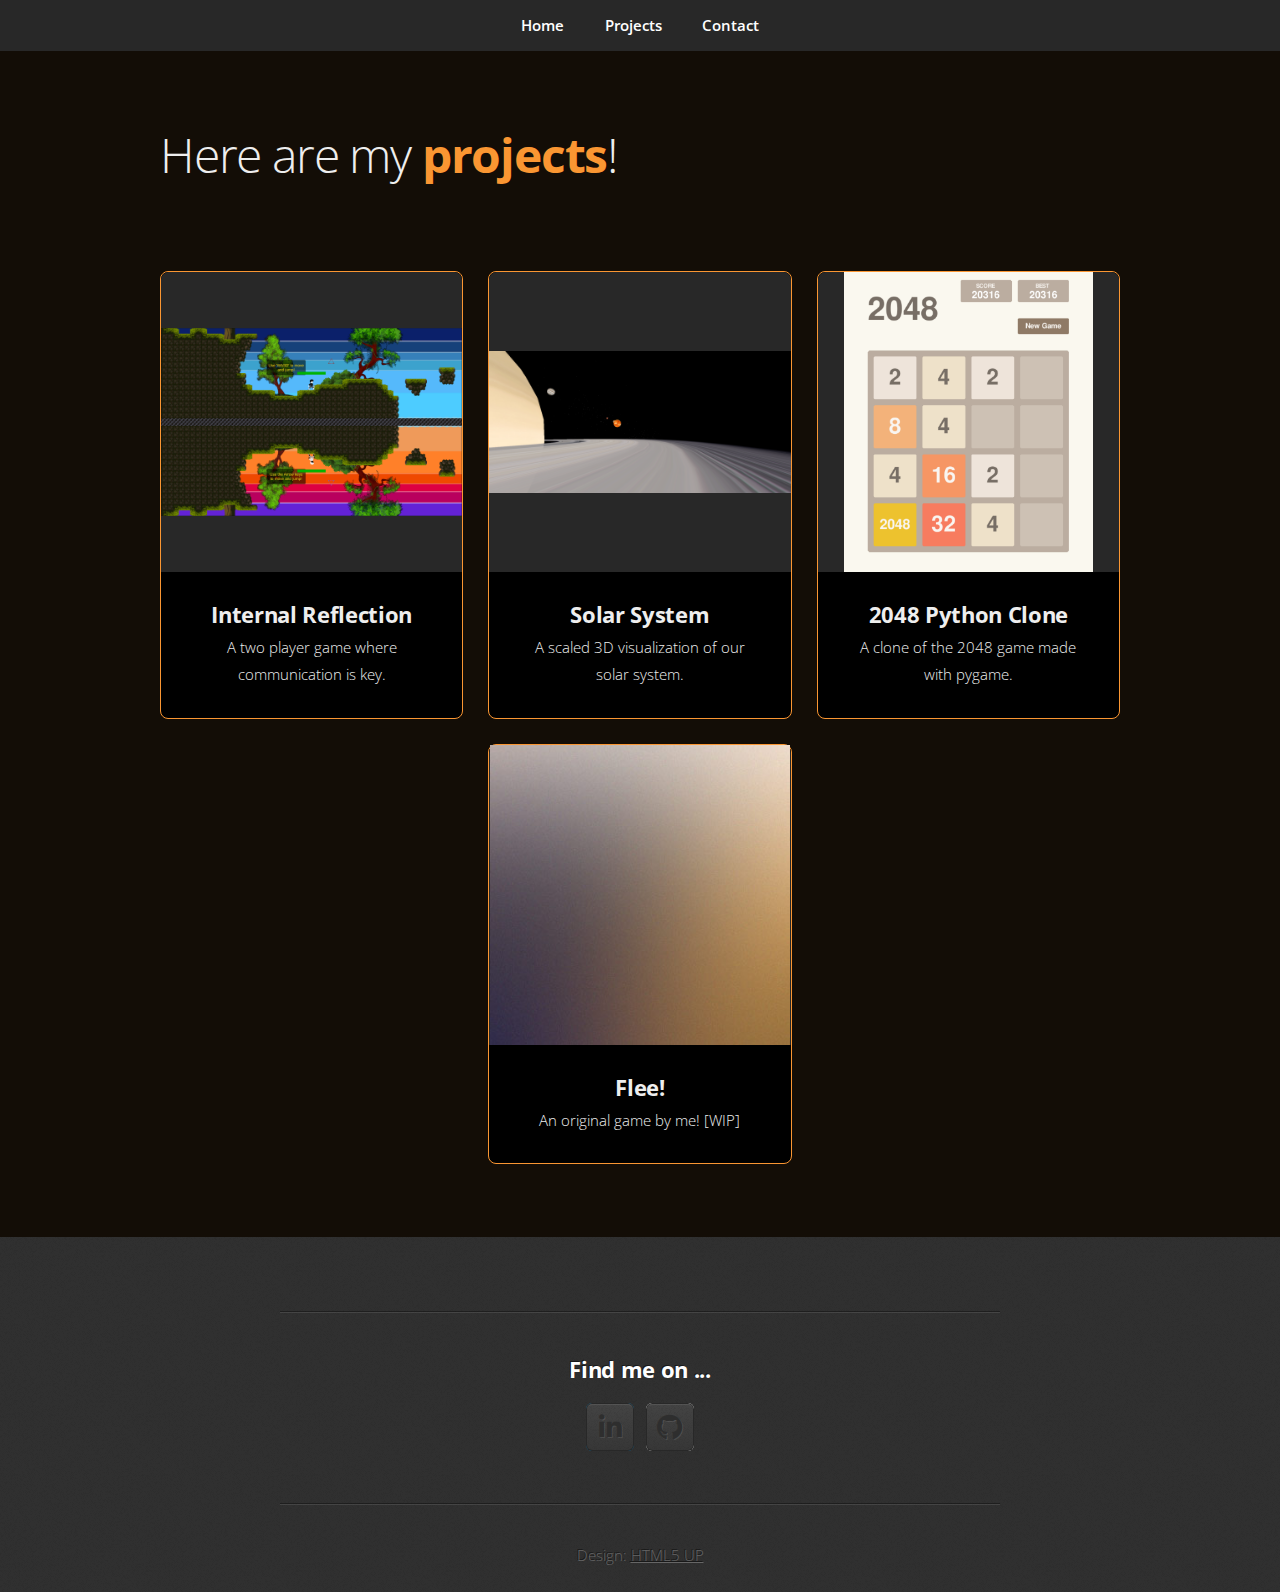
<file: projects.html>
<!DOCTYPE HTML>
<!--
	Miniport by HTML5 UP
	html5up.net | @ajlkn
	Free for personal and commercial use under the CCA 3.0 license (html5up.net/license)
-->
<html>
	<head>
		<title>Aariv Kini</title>
		<meta charset="utf-8" />
		<meta name="viewport" content="width=device-width, initial-scale=1, user-scalable=no" />
		<link rel="icon" href="/favicon.png"/>
		<link rel="stylesheet" href="assets/css/main.css?v=1.0.2" />
	</head>
	<body class="is-preload">

		<!-- Nav -->
			<nav id="nav">
				<ul class="container">
					<li><a href="index.html">Home</a></li>
					<!-- <li><a href="#work">Work</a></li> -->
					<li><a href="#">Projects</a></li>
					<li><a href="contact.html">Contact</a></li>
				</ul>
			</nav>

		<!-- Home -->
			<article id="top" class="wrapper style1">
				<div class="container">
							<header>
								<h1>Here are my <strong>projects</strong>!</h1>
							</header>
				</div>
			</article>

		<!-- Portfolio -->
			<article id="portfolio" class="wrapper style1">
				<div class="container">
					<div class="row aln-center">
						<div class="col-4 col-6-medium col-12-small">
							<article class="box style2">
								<a href="internal-reflection.html" class="image featured"><img src="images/Internal-Reflection-thumbnail.png" alt="" /></a>
								<h3><a href="internal-reflection.html">Internal Reflection</a></h3>
								<p>A two player game where communication is key.</p>
							</article>
						</div>
						<div class="col-4 col-6-medium col-12-small">
							<article class="box style2">
								<a href="solar-system.html" class="image featured"><img src="images/Solar-System-thumbnail.png" alt="" /></a>
								<h3><a href="solar-system.html">Solar System</a></h3>
								<p>A scaled 3D visualization of our solar system.</p>
							</article>
						</div>
						<div class="col-4 col-6-medium col-12-small">
							<article class="box style2">
								<a href="2048.html" class="image featured"><img src="images/2048-thumbnail.png" alt="" /></a>
								<h3><a href="2048.html">2048 Python Clone</a></h3>
								<p>A clone of the 2048 game made with pygame.</p>
							</article>
						</div>
						<div class="col-4 col-6-medium col-12-small">
							<article class="box style2">
								<a href="flee.html" class="image featured"><img src="images/pic00.jpg" alt="" /></a>
								<h3><a href="flee.html">Flee!</a></h3>
								<p>An original game by me! [WIP]</p>
							</article>
						</div> <!--
						<div class="col-4 col-6-medium col-12-small">
							<article class="box style2">
								<a href="#" class="image featured"><img src="images/pic05.jpg" alt="" /></a>
								<h3><a href="#">Feugiat aliquam</a></h3>
								<p>Ornare nulla proin odio consequat.</p>
							</article>
						</div>
						<div class="col-4 col-6-medium col-12-small">
							<article class="box style2">
								<a href="#" class="image featured"><img src="images/pic06.jpg" alt="" /></a>
								<h3><a href="#">Sed amet ornare</a></h3>
								<p>Ornare nulla proin odio consequat.</p>
							</article>
						</div> -->
					</div>
				</div>
			</article>

		<!-- Contact -->
			<article class="wrapper style4">
				<div class="container medium">
						<div class="col-12">
							<hr />
							<h3>Find me on ...</h3>
							<ul class="social">
								<!-- <li><a href="#" class="icon brands fa-twitter"><span class="label">Twitter</span></a></li> -->
								<!-- <li><a href="#" class="icon brands fa-facebook-f"><span class="label">Facebook</span></a></li> -->
								<!-- <li><a href="#" class="icon brands fa-dribbble"><span class="label">Dribbble</span></a></li> -->
								<li><a href="https://www.linkedin.com/in/aariv-kini-a1a478357?utm_source=share&utm_campaign=share_via&utm_content=profile" class="icon brands fa-linkedin-in"><span class="label">LinkedIn</span></a></li>
								<!-- <li><a href="#" class="icon brands fa-tumblr"><span class="label">Tumblr</span></a></li> -->
								<!-- <li><a href="#" class="icon brands fa-google-plus"><span class="label">Google+</span></a></li> -->
								<li><a href="https://github.com/AAK-27" class="icon brands fa-github"><span class="label">Github</span></a></li>
								<!--
								<li><a href="#" class="icon solid fa-rss"><span>RSS</span></a></li>
								<li><a href="#" class="icon brands fa-instagram"><span>Instagram</span></a></li>
								<li><a href="#" class="icon brands fa-foursquare"><span>Foursquare</span></a></li>
								<li><a href="#" class="icon brands fa-skype"><span>Skype</span></a></li>
								<li><a href="#" class="icon brands fa-soundcloud"><span>Soundcloud</span></a></li>
								<li><a href="#" class="icon brands fa-youtube"><span>YouTube</span></a></li>
								<li><a href="#" class="icon brands fa-blogger"><span>Blogger</span></a></li>
								<li><a href="#" class="icon brands fa-flickr"><span>Flickr</span></a></li>
								<li><a href="#" class="icon brands fa-vimeo"><span>Vimeo</span></a></li>
								-->
							</ul>
							<hr />
						</div>
					</div>
					<footer>
						<ul id="copyright">
							<!-- <li>&copy; Untitled. All rights reserved.</li> -->
							<li>Design: <a href="http://html5up.net" target="_blank">HTML5 UP</a></li>
						</ul>
					</footer>
				</div>
			</article>

		<!-- Scripts -->
			<script src="assets/js/jquery.min.js"></script>
			<script src="assets/js/jquery.scrolly.min.js"></script>
			<script src="assets/js/browser.min.js"></script>
			<script src="assets/js/breakpoints.min.js"></script>
			<script src="assets/js/util.js"></script>
			<script src="assets/js/main.js"></script>

	</body>
</html>
</file>
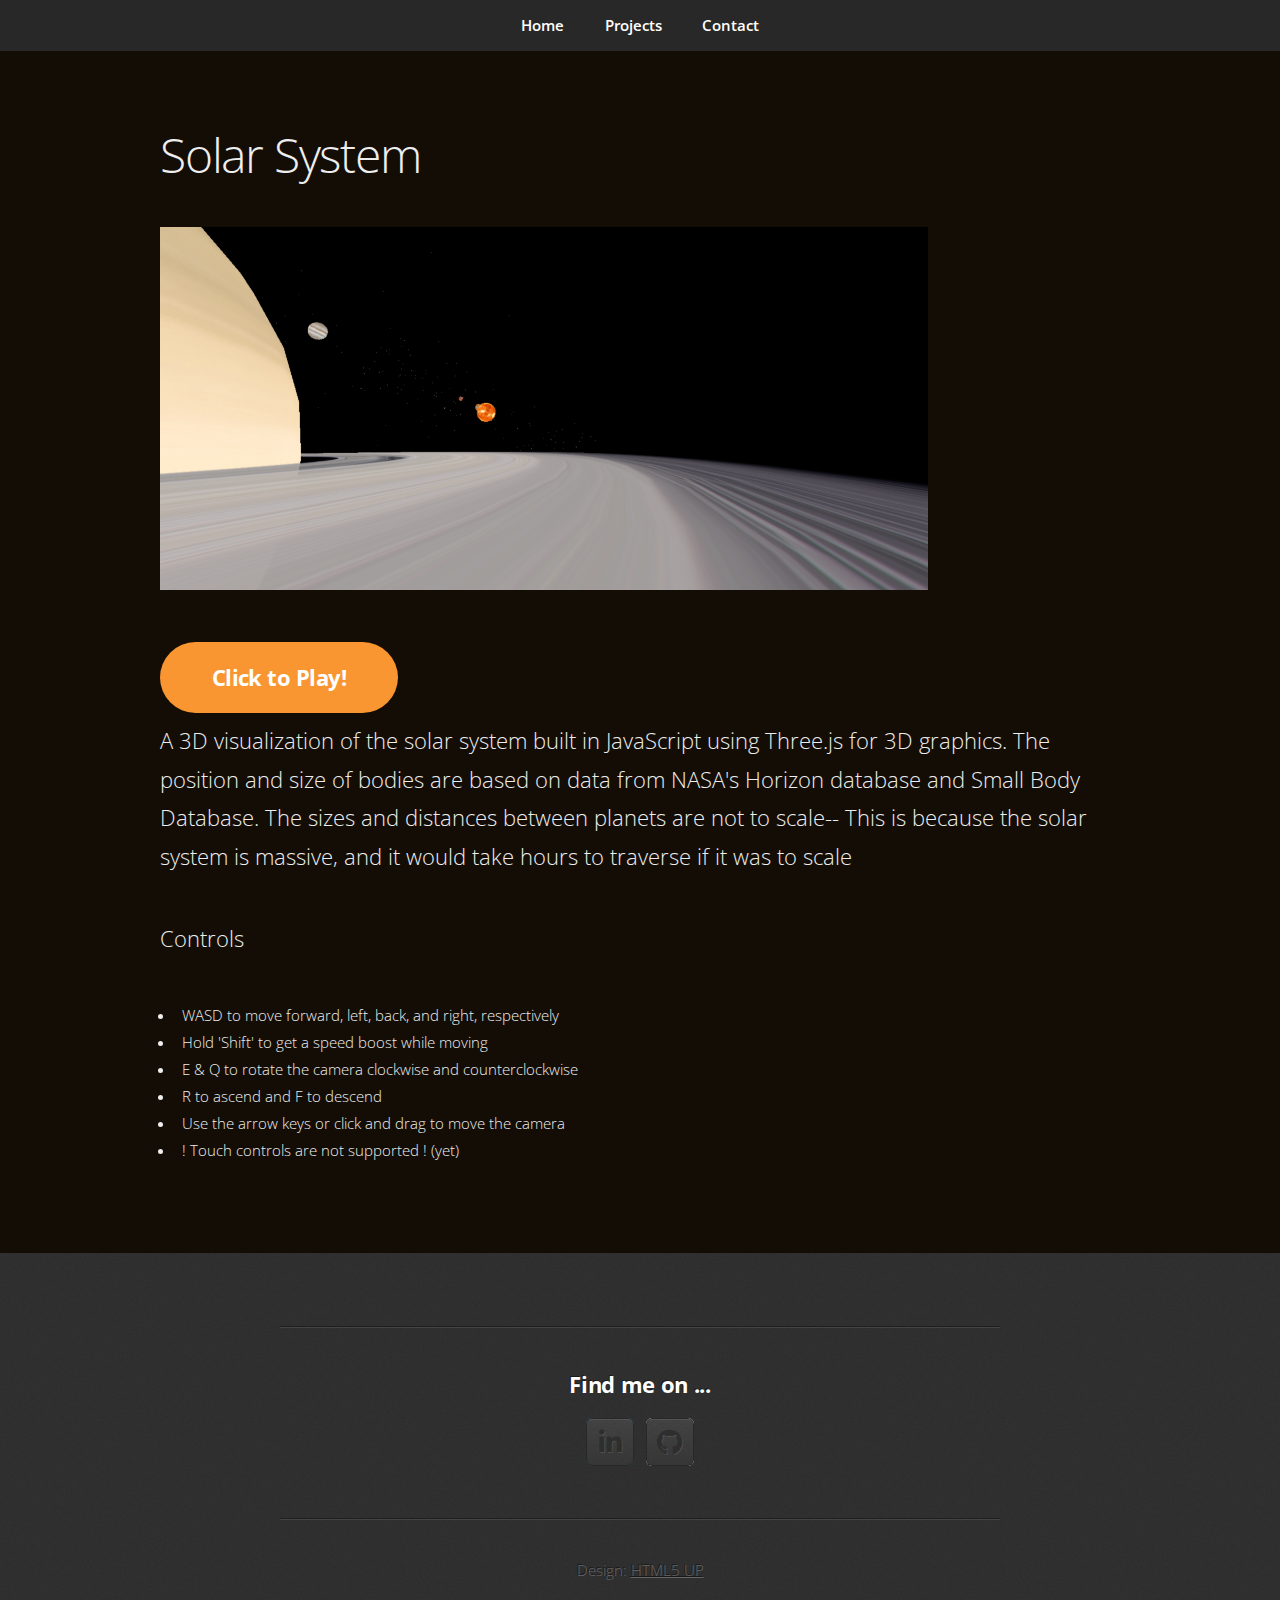
<file: solar-system.html>
<!DOCTYPE HTML>
<!--
	Miniport by HTML5 UP
	html5up.net | @ajlkn
	Free for personal and commercial use under the CCA 3.0 license (html5up.net/license)
-->
<html>
	<head>
		<title>Aariv Kini</title>
		<meta charset="utf-8" />
		<meta name="viewport" content="width=device-width, initial-scale=1, user-scalable=no" />
		<link rel="icon" href="/favicon.png"/>
		<link rel="stylesheet" href="assets/css/main.css?v=1.0.2" />
	</head>
	<body class="is-preload">

		<!-- Nav -->
			<nav id="nav">
				<ul class="container">
					<li><a href="index.html">Home</a></li>
					<!-- <li><a href="#work">Work</a></li> -->
					<li><a href="projects.html">Projects</a></li>
					<li><a href="contact.html">Contact</a></li>
				</ul>
			</nav>

		<!-- Home -->
			<article id="top" class="wrapper style1">
				<div class="container">
					<header>
						<h1>Solar System</h1>
					</header>
					<img style="width: 80%" src="images/Solar-System-thumbnail.png">
					<footer>
						<a href="/Projects/Solar-System/index.html" target="_blank" class="button large scrolly">Click to Play!</a>
					</footer>
					<p>A 3D visualization of the solar system built in JavaScript using Three.js for 3D graphics. The position and size of bodies are based on data from NASA's Horizon database and Small Body Database. 
The sizes and distances between planets are not to scale-- This is because the solar system is massive, and it would take hours to traverse if it was to scale</p>
					<p>Controls
					<ul>
						<li>WASD to move forward, left, back, and right, respectively</li>
						<li>Hold 'Shift' to get a speed boost while moving</li>
						<li>E & Q to rotate the camera clockwise and counterclockwise</li>
						<li>R to ascend and F to descend</li>
						<li>Use the arrow keys or click and drag to move the camera</li>
						<li>! Touch controls are not supported ! (yet)</li>
					</ul>
					</p>
			
				</div>
			</article>

		<!-- Contact -->
			<article class="wrapper style4">
				<div class="container medium">
						<div class="col-12">
							<hr />
							<h3>Find me on ...</h3>
							<ul class="social">
								<!-- <li><a href="#" class="icon brands fa-twitter"><span class="label">Twitter</span></a></li> -->
								<!-- <li><a href="#" class="icon brands fa-facebook-f"><span class="label">Facebook</span></a></li> -->
								<!-- <li><a href="#" class="icon brands fa-dribbble"><span class="label">Dribbble</span></a></li> -->
								<li><a href="https://www.linkedin.com/in/aariv-kini-a1a478357?utm_source=share&utm_campaign=share_via&utm_content=profile" class="icon brands fa-linkedin-in"><span class="label">LinkedIn</span></a></li>
								<!-- <li><a href="#" class="icon brands fa-tumblr"><span class="label">Tumblr</span></a></li> -->
								<!-- <li><a href="#" class="icon brands fa-google-plus"><span class="label">Google+</span></a></li> -->
								<li><a href="https://github.com/AAK-27" class="icon brands fa-github"><span class="label">Github</span></a></li>
								<!--
								<li><a href="#" class="icon solid fa-rss"><span>RSS</span></a></li>
								<li><a href="#" class="icon brands fa-instagram"><span>Instagram</span></a></li>
								<li><a href="#" class="icon brands fa-foursquare"><span>Foursquare</span></a></li>
								<li><a href="#" class="icon brands fa-skype"><span>Skype</span></a></li>
								<li><a href="#" class="icon brands fa-soundcloud"><span>Soundcloud</span></a></li>
								<li><a href="#" class="icon brands fa-youtube"><span>YouTube</span></a></li>
								<li><a href="#" class="icon brands fa-blogger"><span>Blogger</span></a></li>
								<li><a href="#" class="icon brands fa-flickr"><span>Flickr</span></a></li>
								<li><a href="#" class="icon brands fa-vimeo"><span>Vimeo</span></a></li>
								-->
							</ul>
							<hr />
						</div>
					</div>
					<footer>
						<ul id="copyright">
							<!-- <li>&copy; Untitled. All rights reserved.</li> -->
							<li>Design: <a href="http://html5up.net" target="_blank">HTML5 UP</a></li>
						</ul>
					</footer>
				</div>
			</article>

		<!-- Scripts -->
			<script src="assets/js/jquery.min.js"></script>
			<script src="assets/js/jquery.scrolly.min.js"></script>
			<script src="assets/js/browser.min.js"></script>
			<script src="assets/js/breakpoints.min.js"></script>
			<script src="assets/js/util.js"></script>
			<script src="assets/js/main.js"></script>

	</body>
</html>
</file>
<file: assets/css/main.css>
@import url("https://fonts.googleapis.com/css?family=Open+Sans:300,300italic,600,600italic,700");
@import url("fontawesome-all.min.css");

/*
	Miniport by HTML5 UP
	html5up.net | @ajlkn
	Free for personal and commercial use under the CCA 3.0 license (html5up.net/license)
*/

html, body, div, span, applet, object,
iframe, h1, h2, h3, h4, h5, h6, p, blockquote,
pre, a, abbr, acronym, address, big, cite,
code, del, dfn, em, img, ins, kbd, q, s, samp,
small, strike, strong, sub, sup, tt, var, b,
u, i, center, dl, dt, dd, ol, ul, li, fieldset,
form, label, legend, table, caption, tbody,
tfoot, thead, tr, th, td, article, aside,
canvas, details, embed, figure, figcaption,
footer, header, hgroup, menu, nav, output, ruby,
section, summary, time, mark, audio, video {
	margin: 0;
	padding: 0;
	border: 0;
	font-size: 100%;
	font: inherit;
	vertical-align: baseline;}

/* a {
	margin: 1em;
} */

article, aside, details, figcaption, figure,
footer, header, hgroup, menu, nav, section {
	display: block;}

body {
	line-height: 1;
}

ol, ul {
	list-style: none;
}

blockquote, q {
	quotes: none;
}

	blockquote:before, blockquote:after, q:before, q:after {
		content: '';
		content: none;
	}

table {
	border-collapse: collapse;
	border-spacing: 0;
}

body {
	-webkit-text-size-adjust: none;
}

mark {
	background-color: transparent;
	color: inherit;
}

input::-moz-focus-inner {
	border: 0;
	padding: 0;
}

input, select, textarea {
	-moz-appearance: none;
	-webkit-appearance: none;
	-ms-appearance: none;
	appearance: none;
}

/* Basic */

	html {
		box-sizing: border-box;
	}

	*, *:before, *:after {
		box-sizing: inherit;
	}

	body {
		padding-top: 3.5em;
	}

		body.is-preload *, body.is-preload *:before, body.is-preload *:after {
			-moz-animation: none !important;
			-webkit-animation: none !important;
			-ms-animation: none !important;
			animation: none !important;
			-moz-transition: none !important;
			-webkit-transition: none !important;
			-ms-transition: none !important;
			transition: none !important;
		}

	body, input, textarea, select {
		font-family: 'Open Sans', sans-serif;
		line-height: 1.85em;
		color: #eee;
		font-weight: 300;
		font-size: 13pt;
	}

	a {
		-moz-transition: color .2s ease-in-out;
		-webkit-transition: color .2s ease-in-out;
		-ms-transition: color .2s ease-in-out;
		transition: color .2s ease-in-out;
		color: #43B3E0;
		text-decoration: underline;
	}

		a:hover {
			color: rgb(250, 150, 50) !important;
		}

		a img {
			border: 0;
		}

	b, strong {
		font-weight: 600;
		color: rgb(250, 150, 50);
	}

	i, em {
		font-style: italic;
	}

	sub {
		position: relative;
		top: 0.5em;
		font-size: 0.8em;
	}

	sup {
		position: relative;
		top: -0.5em;
		font-size: 0.8em;
	}

	blockquote {
		border-left: solid 0.75em #eee;
		padding: 1em 0 1em 1.5em;
		font-style: italic;
	}

	h1, h2, h3, h4, h5, h6 {
		color: #eee;
		margin: 0 0 0.75em 0;
	}

	h1 a, h2 a, h3 a, h4 a, h5 a, h6 a {
		text-decoration: none;
		color: inherit;
	}

	h2, h3, h4, h5, h6 {
		font-weight: 700;
	}

	h1 {
		font-size: 3.25em;
		letter-spacing: -0.025em;
		font-weight: 300;
	}

		h1 strong {
			font-weight: 700;
		}

	h2 {
		font-size: 2em;
		letter-spacing: -0.015em;
	}

	h3 {
		font-size: 1.5em;
		letter-spacing: -0.015em;
	}

	em, i {
		font-style: italic;
	}

	br.clear {
		clear: both;
	}

	hr {
		border: 0;
		border-top: solid 1px #444;
		border-top-color: rgba(0, 0, 0, 0.35);
		box-shadow: 0px 1px 0px 0px rgba(255, 255, 255, 0.1);
		height: 1px;
		margin: 3em 0;
	}

	p, ul, ol, dl, table {
		margin-bottom: 2em;
	}

	header {
		margin: 0 0 3em 0;
	}

		header > p {
			font-size: 1.25em;
			margin: 0;
		}

	footer {
		margin: 3em 0 0 0;
	}

		footer > p {
			font-size: 1.25em;
		}

/* Container */

	.container {
		margin: 0 auto;
		max-width: calc(100% - 50px);
		width: 1200px;
	}

		.container.medium {
			width: 900px;
		}

		@media screen and (max-width: 1680px) {

			.container {
				width: 1200px;
			}

				.container.medium {
					width: 900px;
				}

		}

		@media screen and (max-width: 1280px) {

			.container {
				width: 960px;
			}

				.container.medium {
					width: 720px;
				}

		}

		@media screen and (max-width: 980px) {

			.container {
				width: 100%;
			}

				.container.medium {
					width: 75%;
				}

		}

		@media screen and (max-width: 736px) {

			.container {
				width: 100%;
				max-width: calc(100% - 30px);
			}

				.container.medium {
					width: 100%;
				}

		}

/* Row */

	.row {
		display: flex;
		flex-wrap: wrap;
		box-sizing: border-box;
		align-items: stretch;
	}

		.row > * {
			box-sizing: border-box;
		}

		.row.gtr-uniform > * > :last-child {
			margin-bottom: 0;
		}

		.row.aln-left {
			justify-content: flex-start;
		}

		.row.aln-center {
			justify-content: center;
		}

		.row.aln-right {
			justify-content: flex-end;
		}

		.row.aln-top {
			align-items: flex-start;
		}

		.row.aln-middle {
			align-items: center;
		}

		.row.aln-bottom {
			align-items: flex-end;
		}

		.row > .imp {
			order: -1;
		}

		.row > .col-1 {
			width: 8.33333%;
		}

		.row > .off-1 {
			margin-left: 8.33333%;
		}

		.row > .col-2 {
			width: 16.66667%;
		}

		.row > .off-2 {
			margin-left: 16.66667%;
		}

		.row > .col-3 {
			width: 25%;
		}

		.row > .off-3 {
			margin-left: 25%;
		}

		.row > .col-4 {
			width: 33.33333%;
		}

		.row > .off-4 {
			margin-left: 33.33333%;
		}

		.row > .col-5 {
			width: 41.66667%;
		}

		.row > .off-5 {
			margin-left: 41.66667%;
		}

		.row > .col-6 {
			width: 50%;
		}

		.row > .off-6 {
			margin-left: 50%;
		}

		.row > .col-7 {
			width: 58.33333%;
		}

		.row > .off-7 {
			margin-left: 58.33333%;
		}

		.row > .col-8 {
			width: 66.66667%;
		}

		.row > .off-8 {
			margin-left: 66.66667%;
		}

		.row > .col-9 {
			width: 75%;
		}

		.row > .off-9 {
			margin-left: 75%;
		}

		.row > .col-10 {
			width: 83.33333%;
		}

		.row > .off-10 {
			margin-left: 83.33333%;
		}

		.row > .col-11 {
			width: 91.66667%;
		}

		.row > .off-11 {
			margin-left: 91.66667%;
		}

		.row > .col-12 {
			width: 100%;
		}

		.row > .off-12 {
			margin-left: 100%;
		}

		.row.gtr-0 {
			margin-top: 0px;
			margin-left: 0px;
		}

			.row.gtr-0 > * {
				padding: 0px 0 0 0px;
			}

			.row.gtr-0.gtr-uniform {
				margin-top: 0px;
			}

				.row.gtr-0.gtr-uniform > * {
					padding-top: 0px;
				}

		.row.gtr-25 {
			margin-top: -6.25px;
			margin-left: -6.25px;
		}

			.row.gtr-25 > * {
				padding: 6.25px 0 0 6.25px;
			}

			.row.gtr-25.gtr-uniform {
				margin-top: -6.25px;
			}

				.row.gtr-25.gtr-uniform > * {
					padding-top: 6.25px;
				}

		.row.gtr-50 {
			margin-top: -12.5px;
			margin-left: -12.5px;
		}

			.row.gtr-50 > * {
				padding: 12.5px 0 0 12.5px;
			}

			.row.gtr-50.gtr-uniform {
				margin-top: -12.5px;
			}

				.row.gtr-50.gtr-uniform > * {
					padding-top: 12.5px;
				}

		.row {
			margin-top: -25px;
			margin-left: -25px;
		}

			.row > * {
				padding: 25px 0 0 25px;
			}

			.row.gtr-uniform {
				margin-top: -25px;
			}

				.row.gtr-uniform > * {
					padding-top: 25px;
				}

		.row.gtr-150 {
			margin-top: -37.5px;
			margin-left: -37.5px;
		}

			.row.gtr-150 > * {
				padding: 37.5px 0 0 37.5px;
			}

			.row.gtr-150.gtr-uniform {
				margin-top: -37.5px;
			}

				.row.gtr-150.gtr-uniform > * {
					padding-top: 37.5px;
				}

		.row.gtr-200 {
			margin-top: -50px;
			margin-left: -50px;
		}

			.row.gtr-200 > * {
				padding: 50px 0 0 50px;
			}

			.row.gtr-200.gtr-uniform {
				margin-top: -50px;
			}

				.row.gtr-200.gtr-uniform > * {
					padding-top: 50px;
				}

		@media screen and (max-width: 1680px) {

			.row {
				display: flex;
				flex-wrap: wrap;
				box-sizing: border-box;
				align-items: stretch;
			}

				.row > * {
					box-sizing: border-box;
				}

				.row.gtr-uniform > * > :last-child {
					margin-bottom: 0;
				}

				.row.aln-left {
					justify-content: flex-start;
				}

				.row.aln-center {
					justify-content: center;
				}

				.row.aln-right {
					justify-content: flex-end;
				}

				.row.aln-top {
					align-items: flex-start;
				}

				.row.aln-middle {
					align-items: center;
				}

				.row.aln-bottom {
					align-items: flex-end;
				}

				.row > .imp-xlarge {
					order: -1;
				}

				.row > .col-1-xlarge {
					width: 8.33333%;
				}

				.row > .off-1-xlarge {
					margin-left: 8.33333%;
				}

				.row > .col-2-xlarge {
					width: 16.66667%;
				}

				.row > .off-2-xlarge {
					margin-left: 16.66667%;
				}

				.row > .col-3-xlarge {
					width: 25%;
				}

				.row > .off-3-xlarge {
					margin-left: 25%;
				}

				.row > .col-4-xlarge {
					width: 33.33333%;
				}

				.row > .off-4-xlarge {
					margin-left: 33.33333%;
				}

				.row > .col-5-xlarge {
					width: 41.66667%;
				}

				.row > .off-5-xlarge {
					margin-left: 41.66667%;
				}

				.row > .col-6-xlarge {
					width: 50%;
				}

				.row > .off-6-xlarge {
					margin-left: 50%;
				}

				.row > .col-7-xlarge {
					width: 58.33333%;
				}

				.row > .off-7-xlarge {
					margin-left: 58.33333%;
				}

				.row > .col-8-xlarge {
					width: 66.66667%;
				}

				.row > .off-8-xlarge {
					margin-left: 66.66667%;
				}

				.row > .col-9-xlarge {
					width: 75%;
				}

				.row > .off-9-xlarge {
					margin-left: 75%;
				}

				.row > .col-10-xlarge {
					width: 83.33333%;
				}

				.row > .off-10-xlarge {
					margin-left: 83.33333%;
				}

				.row > .col-11-xlarge {
					width: 91.66667%;
				}

				.row > .off-11-xlarge {
					margin-left: 91.66667%;
				}

				.row > .col-12-xlarge {
					width: 100%;
				}

				.row > .off-12-xlarge {
					margin-left: 100%;
				}

				.row.gtr-0 {
					margin-top: 0px;
					margin-left: 0px;
				}

					.row.gtr-0 > * {
						padding: 0px 0 0 0px;
					}

					.row.gtr-0.gtr-uniform {
						margin-top: 0px;
					}

						.row.gtr-0.gtr-uniform > * {
							padding-top: 0px;
						}

				.row.gtr-25 {
					margin-top: -6.25px;
					margin-left: -6.25px;
				}

					.row.gtr-25 > * {
						padding: 6.25px 0 0 6.25px;
					}

					.row.gtr-25.gtr-uniform {
						margin-top: -6.25px;
					}

						.row.gtr-25.gtr-uniform > * {
							padding-top: 6.25px;
						}

				.row.gtr-50 {
					margin-top: -12.5px;
					margin-left: -12.5px;
				}

					.row.gtr-50 > * {
						padding: 12.5px 0 0 12.5px;
					}

					.row.gtr-50.gtr-uniform {
						margin-top: -12.5px;
					}

						.row.gtr-50.gtr-uniform > * {
							padding-top: 12.5px;
						}

				.row {
					margin-top: -25px;
					margin-left: -25px;
				}

					.row > * {
						padding: 25px 0 0 25px;
					}

					.row.gtr-uniform {
						margin-top: -25px;
					}

						.row.gtr-uniform > * {
							padding-top: 25px;
						}

				.row.gtr-150 {
					margin-top: -37.5px;
					margin-left: -37.5px;
				}

					.row.gtr-150 > * {
						padding: 37.5px 0 0 37.5px;
					}

					.row.gtr-150.gtr-uniform {
						margin-top: -37.5px;
					}

						.row.gtr-150.gtr-uniform > * {
							padding-top: 37.5px;
						}

				.row.gtr-200 {
					margin-top: -50px;
					margin-left: -50px;
				}

					.row.gtr-200 > * {
						padding: 50px 0 0 50px;
					}

					.row.gtr-200.gtr-uniform {
						margin-top: -50px;
					}

						.row.gtr-200.gtr-uniform > * {
							padding-top: 50px;
						}

		}

		@media screen and (max-width: 1280px) {

			.row {
				display: flex;
				flex-wrap: wrap;
				box-sizing: border-box;
				align-items: stretch;
			}

				.row > * {
					box-sizing: border-box;
				}

				.row.gtr-uniform > * > :last-child {
					margin-bottom: 0;
				}

				.row.aln-left {
					justify-content: flex-start;
				}

				.row.aln-center {
					justify-content: center;
				}

				.row.aln-right {
					justify-content: flex-end;
				}

				.row.aln-top {
					align-items: flex-start;
				}

				.row.aln-middle {
					align-items: center;
				}

				.row.aln-bottom {
					align-items: flex-end;
				}

				.row > .imp-large {
					order: -1;
				}

				.row > .col-1-large {
					width: 8.33333%;
				}

				.row > .off-1-large {
					margin-left: 8.33333%;
				}

				.row > .col-2-large {
					width: 16.66667%;
				}

				.row > .off-2-large {
					margin-left: 16.66667%;
				}

				.row > .col-3-large {
					width: 25%;
				}

				.row > .off-3-large {
					margin-left: 25%;
				}

				.row > .col-4-large {
					width: 33.33333%;
				}

				.row > .off-4-large {
					margin-left: 33.33333%;
				}

				.row > .col-5-large {
					width: 41.66667%;
				}

				.row > .off-5-large {
					margin-left: 41.66667%;
				}

				.row > .col-6-large {
					width: 50%;
				}

				.row > .off-6-large {
					margin-left: 50%;
				}

				.row > .col-7-large {
					width: 58.33333%;
				}

				.row > .off-7-large {
					margin-left: 58.33333%;
				}

				.row > .col-8-large {
					width: 66.66667%;
				}

				.row > .off-8-large {
					margin-left: 66.66667%;
				}

				.row > .col-9-large {
					width: 75%;
				}

				.row > .off-9-large {
					margin-left: 75%;
				}

				.row > .col-10-large {
					width: 83.33333%;
				}

				.row > .off-10-large {
					margin-left: 83.33333%;
				}

				.row > .col-11-large {
					width: 91.66667%;
				}

				.row > .off-11-large {
					margin-left: 91.66667%;
				}

				.row > .col-12-large {
					width: 100%;
				}

				.row > .off-12-large {
					margin-left: 100%;
				}

				.row.gtr-0 {
					margin-top: 0px;
					margin-left: 0px;
				}

					.row.gtr-0 > * {
						padding: 0px 0 0 0px;
					}

					.row.gtr-0.gtr-uniform {
						margin-top: 0px;
					}

						.row.gtr-0.gtr-uniform > * {
							padding-top: 0px;
						}

				.row.gtr-25 {
					margin-top: -6.25px;
					margin-left: -6.25px;
				}

					.row.gtr-25 > * {
						padding: 6.25px 0 0 6.25px;
					}

					.row.gtr-25.gtr-uniform {
						margin-top: -6.25px;
					}

						.row.gtr-25.gtr-uniform > * {
							padding-top: 6.25px;
						}

				.row.gtr-50 {
					margin-top: -12.5px;
					margin-left: -12.5px;
				}

					.row.gtr-50 > * {
						padding: 12.5px 0 0 12.5px;
					}

					.row.gtr-50.gtr-uniform {
						margin-top: -12.5px;
					}

						.row.gtr-50.gtr-uniform > * {
							padding-top: 12.5px;
						}

				.row {
					margin-top: -25px;
					margin-left: -25px;
				}

					.row > * {
						padding: 25px 0 0 25px;
					}

					.row.gtr-uniform {
						margin-top: -25px;
					}

						.row.gtr-uniform > * {
							padding-top: 25px;
						}

				.row.gtr-150 {
					margin-top: -37.5px;
					margin-left: -37.5px;
				}

					.row.gtr-150 > * {
						padding: 37.5px 0 0 37.5px;
					}

					.row.gtr-150.gtr-uniform {
						margin-top: -37.5px;
					}

						.row.gtr-150.gtr-uniform > * {
							padding-top: 37.5px;
						}

				.row.gtr-200 {
					margin-top: -50px;
					margin-left: -50px;
				}

					.row.gtr-200 > * {
						padding: 50px 0 0 50px;
					}

					.row.gtr-200.gtr-uniform {
						margin-top: -50px;
					}

						.row.gtr-200.gtr-uniform > * {
							padding-top: 50px;
						}

		}

		@media screen and (max-width: 980px) {

			.row {
				display: flex;
				flex-wrap: wrap;
				box-sizing: border-box;
				align-items: stretch;
			}

				.row > * {
					box-sizing: border-box;
				}

				.row.gtr-uniform > * > :last-child {
					margin-bottom: 0;
				}

				.row.aln-left {
					justify-content: flex-start;
				}

				.row.aln-center {
					justify-content: center;
				}

				.row.aln-right {
					justify-content: flex-end;
				}

				.row.aln-top {
					align-items: flex-start;
				}

				.row.aln-middle {
					align-items: center;
				}

				.row.aln-bottom {
					align-items: flex-end;
				}

				.row > .imp-medium {
					order: -1;
				}

				.row > .col-1-medium {
					width: 8.33333%;
				}

				.row > .off-1-medium {
					margin-left: 8.33333%;
				}

				.row > .col-2-medium {
					width: 16.66667%;
				}

				.row > .off-2-medium {
					margin-left: 16.66667%;
				}

				.row > .col-3-medium {
					width: 25%;
				}

				.row > .off-3-medium {
					margin-left: 25%;
				}

				.row > .col-4-medium {
					width: 33.33333%;
				}

				.row > .off-4-medium {
					margin-left: 33.33333%;
				}

				.row > .col-5-medium {
					width: 41.66667%;
				}

				.row > .off-5-medium {
					margin-left: 41.66667%;
				}

				.row > .col-6-medium {
					width: 50%;
				}

				.row > .off-6-medium {
					margin-left: 50%;
				}

				.row > .col-7-medium {
					width: 58.33333%;
				}

				.row > .off-7-medium {
					margin-left: 58.33333%;
				}

				.row > .col-8-medium {
					width: 66.66667%;
				}

				.row > .off-8-medium {
					margin-left: 66.66667%;
				}

				.row > .col-9-medium {
					width: 75%;
				}

				.row > .off-9-medium {
					margin-left: 75%;
				}

				.row > .col-10-medium {
					width: 83.33333%;
				}

				.row > .off-10-medium {
					margin-left: 83.33333%;
				}

				.row > .col-11-medium {
					width: 91.66667%;
				}

				.row > .off-11-medium {
					margin-left: 91.66667%;
				}

				.row > .col-12-medium {
					width: 100%;
				}

				.row > .off-12-medium {
					margin-left: 100%;
				}

				.row.gtr-0 {
					margin-top: 0px;
					margin-left: 0px;
				}

					.row.gtr-0 > * {
						padding: 0px 0 0 0px;
					}

					.row.gtr-0.gtr-uniform {
						margin-top: 0px;
					}

						.row.gtr-0.gtr-uniform > * {
							padding-top: 0px;
						}

				.row.gtr-25 {
					margin-top: -6.25px;
					margin-left: -6.25px;
				}

					.row.gtr-25 > * {
						padding: 6.25px 0 0 6.25px;
					}

					.row.gtr-25.gtr-uniform {
						margin-top: -6.25px;
					}

						.row.gtr-25.gtr-uniform > * {
							padding-top: 6.25px;
						}

				.row.gtr-50 {
					margin-top: -12.5px;
					margin-left: -12.5px;
				}

					.row.gtr-50 > * {
						padding: 12.5px 0 0 12.5px;
					}

					.row.gtr-50.gtr-uniform {
						margin-top: -12.5px;
					}

						.row.gtr-50.gtr-uniform > * {
							padding-top: 12.5px;
						}

				.row {
					margin-top: -25px;
					margin-left: -25px;
				}

					.row > * {
						padding: 25px 0 0 25px;
					}

					.row.gtr-uniform {
						margin-top: -25px;
					}

						.row.gtr-uniform > * {
							padding-top: 25px;
						}

				.row.gtr-150 {
					margin-top: -37.5px;
					margin-left: -37.5px;
				}

					.row.gtr-150 > * {
						padding: 37.5px 0 0 37.5px;
					}

					.row.gtr-150.gtr-uniform {
						margin-top: -37.5px;
					}

						.row.gtr-150.gtr-uniform > * {
							padding-top: 37.5px;
						}

				.row.gtr-200 {
					margin-top: -50px;
					margin-left: -50px;
				}

					.row.gtr-200 > * {
						padding: 50px 0 0 50px;
					}

					.row.gtr-200.gtr-uniform {
						margin-top: -50px;
					}

						.row.gtr-200.gtr-uniform > * {
							padding-top: 50px;
						}

		}

		@media screen and (max-width: 736px) {

			.row {
				display: flex;
				flex-wrap: wrap;
				box-sizing: border-box;
				align-items: stretch;
			}

				.row > * {
					box-sizing: border-box;
				}

				.row.gtr-uniform > * > :last-child {
					margin-bottom: 0;
				}

				.row.aln-left {
					justify-content: flex-start;
				}

				.row.aln-center {
					justify-content: center;
				}

				.row.aln-right {
					justify-content: flex-end;
				}

				.row.aln-top {
					align-items: flex-start;
				}

				.row.aln-middle {
					align-items: center;
				}

				.row.aln-bottom {
					align-items: flex-end;
				}

				.row > .imp-small {
					order: -1;
				}

				.row > .col-1-small {
					width: 8.33333%;
				}

				.row > .off-1-small {
					margin-left: 8.33333%;
				}

				.row > .col-2-small {
					width: 16.66667%;
				}

				.row > .off-2-small {
					margin-left: 16.66667%;
				}

				.row > .col-3-small {
					width: 25%;
				}

				.row > .off-3-small {
					margin-left: 25%;
				}

				.row > .col-4-small {
					width: 33.33333%;
				}

				.row > .off-4-small {
					margin-left: 33.33333%;
				}

				.row > .col-5-small {
					width: 41.66667%;
				}

				.row > .off-5-small {
					margin-left: 41.66667%;
				}

				.row > .col-6-small {
					width: 50%;
				}

				.row > .off-6-small {
					margin-left: 50%;
				}

				.row > .col-7-small {
					width: 58.33333%;
				}

				.row > .off-7-small {
					margin-left: 58.33333%;
				}

				.row > .col-8-small {
					width: 66.66667%;
				}

				.row > .off-8-small {
					margin-left: 66.66667%;
				}

				.row > .col-9-small {
					width: 75%;
				}

				.row > .off-9-small {
					margin-left: 75%;
				}

				.row > .col-10-small {
					width: 83.33333%;
				}

				.row > .off-10-small {
					margin-left: 83.33333%;
				}

				.row > .col-11-small {
					width: 91.66667%;
				}

				.row > .off-11-small {
					margin-left: 91.66667%;
				}

				.row > .col-12-small {
					width: 100%;
				}

				.row > .off-12-small {
					margin-left: 100%;
				}

				.row.gtr-0 {
					margin-top: 0px;
					margin-left: 0px;
				}

					.row.gtr-0 > * {
						padding: 0px 0 0 0px;
					}

					.row.gtr-0.gtr-uniform {
						margin-top: 0px;
					}

						.row.gtr-0.gtr-uniform > * {
							padding-top: 0px;
						}

				.row.gtr-25 {
					margin-top: -3.75px;
					margin-left: -3.75px;
				}

					.row.gtr-25 > * {
						padding: 3.75px 0 0 3.75px;
					}

					.row.gtr-25.gtr-uniform {
						margin-top: -3.75px;
					}

						.row.gtr-25.gtr-uniform > * {
							padding-top: 3.75px;
						}

				.row.gtr-50 {
					margin-top: -7.5px;
					margin-left: -7.5px;
				}

					.row.gtr-50 > * {
						padding: 7.5px 0 0 7.5px;
					}

					.row.gtr-50.gtr-uniform {
						margin-top: -7.5px;
					}

						.row.gtr-50.gtr-uniform > * {
							padding-top: 7.5px;
						}

				.row {
					margin-top: -15px;
					margin-left: -15px;
				}

					.row > * {
						padding: 15px 0 0 15px;
					}

					.row.gtr-uniform {
						margin-top: -15px;
					}

						.row.gtr-uniform > * {
							padding-top: 15px;
						}

				.row.gtr-150 {
					margin-top: -22.5px;
					margin-left: -22.5px;
				}

					.row.gtr-150 > * {
						padding: 22.5px 0 0 22.5px;
					}

					.row.gtr-150.gtr-uniform {
						margin-top: -22.5px;
					}

						.row.gtr-150.gtr-uniform > * {
							padding-top: 22.5px;
						}

				.row.gtr-200 {
					margin-top: -30px;
					margin-left: -30px;
				}

					.row.gtr-200 > * {
						padding: 30px 0 0 30px;
					}

					.row.gtr-200.gtr-uniform {
						margin-top: -30px;
					}

						.row.gtr-200.gtr-uniform > * {
							padding-top: 30px;
						}

		}

/* Form */

	form label {
		color: #3e3e3e;
		font-weight: 700;
		display: block;
		margin: 0 0 0.5em 0;
	}

	form input[type=text],
	form input[type=email],
	form input[type=password],
	form select,
	form textarea {
		-moz-transition: background .2s ease-in-out, box-shadow .2s ease-in-out;
		-webkit-transition: background .2s ease-in-out, box-shadow .2s ease-in-out;
		-ms-transition: background .2s ease-in-out, box-shadow .2s ease-in-out;
		transition: background .2s ease-in-out, box-shadow .2s ease-in-out;
		-webkit-appearance: none;
		display: block;
		border: 0;
		padding: 0.75em;
		font-size: 1em;
		border-radius: 8px;
		border: solid 1px #ddd;
		background: #fff;
		color: #bbb;
		box-shadow: inset 0px 2px 3px 1px rgba(0, 0, 0, 0.05), 0px 1px 0px 0px rgba(255, 255, 255, 0.025);
		width: 100%;
	}

		form input[type=text]:focus,
		form input[type=email]:focus,
		form input[type=password]:focus,
		form select:focus,
		form textarea:focus {
			background: #fafafa;
			box-shadow: inset 0px 2px 5px 0px rgba(0, 0, 0, 0.05), 0px 1px 0px 0px rgba(255, 255, 255, 0.025), inset 0px 0px 2px 1px #43bff0;
		}

	form textarea {
		height: 15em;
	}

	form .actions:last-child {
		margin-bottom: 0;
	}

	form ::-webkit-input-placeholder {
		color: #555 !important;
	}

	form :-moz-placeholder {
		color: #555 !important;
	}

	form ::-moz-placeholder {
		color: #555 !important;
	}

	form :-ms-input-placeholder {
		color: #555 !important;
	}

	form ::-moz-focus-inner {
		border: 0;
	}

/* Tables */

	table {
		width: 100%;
	}

		table.default {
			width: 100%;
		}

			table.default tr {
				border-top: solid 1px #eee;
			}

				table.default tr:first-child {
					border-top: 0;
				}

			table.default td {
				padding: 0.5em 1em 0.5em 1em;
			}

			table.default th {
				text-align: left;
				padding: 0.5em 1em 0.5em 1em;
				font-weight: 600;
				margin: 0 0 1em 0;
			}

			table.default thead {
				background: #4f4f4f;
				color: #fff;
			}

/* Section/Article */

	section, article {
		margin-bottom: 3em;
	}

	section > :last-child,
	article > :last-child,
	section:last-child,
	article:last-child {
		margin-bottom: 0;
	}

/* Image */

	.image {
		display: inline-block;
		position: relative;
	}

		.image img {
			display: block;
			width: 100%;
		}

		.image.fit {
			display: block;
			width: 100%;
		}

		.image.featured {
			display: block;
			width: 100%;
			margin: 0 0 2em 0;
			height: 300px;
			background-color: #282828;
			border-radius: 8px 8px 0 0;
		}

		.image.featured img {
			object-fit: contain;
			height: 100%;
		}

		.image.left {
			float: left;
			margin: 0 2em 2em 0;
		}

		.image.centered {
			display: block;
			margin: 0 0 2em 0;
		}

			.image.centered img {
				margin: 0 auto;
				width: auto;
			}

/* Button */

	input[type="button"],
	input[type="submit"],
	input[type="reset"],
	button,
	.button {
		-moz-transition: background-color .2s ease-in-out;
		-webkit-transition: background-color .2s ease-in-out;
		-ms-transition: background-color .2s ease-in-out;
		transition: background-color .2s ease-in-out;
		position: relative;
		display: inline-block;
		color: #fff !important;
		text-decoration: none;
		font-weight: 700;
		border: 0;
		outline: 0;
		cursor: pointer;
		border-radius: 40px;
		/* text-shadow: -1px -1px 0.5px rgba(0, 0, 0, 0.5); */
		overflow: hidden;
		/* box-shadow: inset 0px 0px 0px 1px rgba(0, 0, 0, 0.5), inset 0px 2px 1px 0px rgba(255, 255, 255, 0.75); */
		background-color: rgb(250, 150, 50);
		padding: 1em 2.35em 1em 2.35em;
		font-size: 1.1em;
		max-width: 24em;
		margin: 1em 0 1em 0;
	}

		input[type="button"]:hover,
		input[type="submit"]:hover,
		input[type="reset"]:hover,
		button:hover,
		.button:hover {
			background-color: rgb(230, 130, 30);
			color: #fff !important;
		}

		input[type="button"]:active,
		input[type="submit"]:active,
		input[type="reset"]:active,
		button:active,
		.button:active {
			/* background-color: #3BA8D3; */
			top: 1px;
		}

		input[type="button"].large,
		input[type="submit"].large,
		input[type="reset"].large,
		button.large,
		.button.large {
			font-size: 1.5em;
			letter-spacing: -0.025em;
		}

		input[type="button"].alt,
		input[type="submit"].alt,
		input[type="reset"].alt,
		button.alt,
		.button.alt {
			background-color: #444;
			box-shadow: inset 0px 0px 0px 1px #242424, inset 0px 2px 1px 0px rgba(255, 255, 255, 0.2);
		}

			input[type="button"].alt:hover,
			input[type="submit"].alt:hover,
			input[type="reset"].alt:hover,
			button.alt:hover,
			.button.alt:hover {
				background-color: #4f4f4f;
				color: #fff !important;
			}

			input[type="button"].alt:active,
			input[type="submit"].alt:active,
			input[type="reset"].alt:active,
			button.alt:active,
			.button.alt:active {
				background-color: #3f3f3f;
			}

/* List */

	ul {
		list-style: disc;
		padding-left: 1em;
	}

		ul li {
			padding-left: 0.5em;
		}

	ol {
		list-style: decimal;
		padding-left: 1.25em;
	}

		ol li {
			padding-left: 0.25em;
		}

/* Social */

	ul.social {
		cursor: default;
		margin: 0;
		list-style: none;
		padding-left: 0;
	}

		ul.social li {
			position: relative;
			display: inline-block;
			margin: 0.25em;
			top: 0;
			padding-left: 0;
		}

			ul.social li a {
				-moz-transition: top .2s ease-in-out;
				-webkit-transition: top .2s ease-in-out;
				-ms-transition: top .2s ease-in-out;
				transition: top .2s ease-in-out;
				display: block;
				width: 48px;
				height: 48px;
				border-radius: 6px;
				top: 0;
				position: relative;
			}

				ul.social li a:before {
					background-image: url("images/bg.png"), -moz-linear-gradient(top, rgba(0, 0, 0, 0), rgba(0, 0, 0, 0.2));
					background-image: url("images/bg.png"), -webkit-linear-gradient(top, rgba(0, 0, 0, 0), rgba(0, 0, 0, 0.2));
					background-image: url("images/bg.png"), -ms-linear-gradient(top, rgba(0, 0, 0, 0), rgba(0, 0, 0, 0.2));
					background-image: url("images/bg.png"), linear-gradient(top, rgba(0, 0, 0, 0), rgba(0, 0, 0, 0.2));
					-moz-transition: background-color .2s ease-in-out;
					-webkit-transition: background-color .2s ease-in-out;
					-ms-transition: background-color .2s ease-in-out;
					transition: background-color .2s ease-in-out;
					background-color: #444;
					border-radius: 6px;
					box-shadow: inset 0px 0px 0px 1px #282828, inset 0px 2px 1px 0px rgba(255, 255, 255, 0.1);
					color: #2E2E2E !important;
					display: block;
					font-size: 26px;
					height: 48px;
					line-height: 48px;
					text-align: center;
					outline: 0;
					overflow: hidden;
					text-shadow: 1px 1px 0px rgba(255, 255, 255, 0.1);
					width: 48px;
				}

				ul.social li a.fa-twitter {
					background-color: #2DAAE4;
				}

				ul.social li a.fa-facebook-f {
					background-color: #3C5A98;
				}

				ul.social li a.fa-dribbble {
					background-color: #C4376B;
				}

				ul.social li a.fa-linkedin-in {
					background-color: #006599;
				}

				ul.social li a.fa-tumblr {
					background-color: #51718A;
				}

				ul.social li a.fa-google-plus {
					background-color: #DA2713;
				}

				ul.social li a.fa-github {
					background-color: #FAFAFA;
				}

				ul.social li a.fa-rss {
					background-color: #F2600B;
				}

				ul.social li a.fa-instagram {
					background-color: #E0D7C8;
				}

				ul.social li a.fa-foursquare {
					background-color: #39A3D4;
				}

				ul.social li a.fa-skype {
					background-color: #10BEF1;
				}

				ul.social li a.fa-soundcloud {
					background-color: #FE5419;
				}

				ul.social li a.fa-youtube {
					background-color: #BF2E25;
				}

				ul.social li a.fa-blogger {
					background-color: #FF6501;
				}

				ul.social li a.fa-flickr {
					background-color: #0062DB;
				}

				ul.social li a.fa-vimeo {
					background-color: #4C8AB0;
				}

				ul.social li a:hover {
					top: -5px;
				}

					ul.social li a:hover:before {
						background-color: transparent;
					}

/* Actions */

	ul.actions {
		list-style: none;
		padding-left: 0;
	}

		ul.actions li {
			display: inline-block;
			margin: 0 0 0 1em;
			padding-left: 0;
		}

			ul.actions li:first-child {
				margin-left: 0;
			}

/* Box */

	.box {
		background: black;
		/* box-shadow: inset 0px 0px 0px 1px rgba(0, 0, 0, 0.15), 0px 2px 3px 0px rgba(0, 0, 0, 0.1);*/
		text-align: center;
		border-color: rgb(250, 150, 50);
		border-style: solid;
		border-width: 1px;
		border-radius: 8px;
		padding: 2em;
	}

		.box.style1 {
			padding: 3em 2em 3.5em 2em;
		}

			.box.style1 h3 {
				margin-bottom: 0.5em;
			}

		.box.style2 h3 {
			margin-bottom: 0.25em;
		}

		.box.style2 .image {
			position: relative;
			left: 2em;
			top: 2em;
			margin: -4em 0 4em -4em;
			width: auto;
		}

/* Icons */

	.icon {
		text-decoration: none;
		text-decoration: none;
	}

		.icon:before {
			-moz-osx-font-smoothing: grayscale;
			-webkit-font-smoothing: antialiased;
			display: inline-block;
			font-style: normal;
			font-variant: normal;
			text-rendering: auto;
			line-height: 1;
			text-transform: none !important;
			font-family: 'Font Awesome 5 Free';
			font-weight: 400;
		}

		.icon:before {
			font-size: 1.25em;
		}

		.icon > .label {
			display: none;
		}

		.icon.solid:before {
			font-weight: 900;
		}

		.icon.brands:before {
			font-family: 'Font Awesome 5 Brands';
		}

		.icon.featured {
			color: rgb(250, 150, 50);
			display: block;
			margin: 0 0 1.5em 0;
			cursor: default;
		}

			.icon.featured:before {
				font-size: 6em;
			}

/* Wrappers */

	.wrapper {
		background-image: url("images/bg.png");
		/* box-shadow: inset 0px 1px 0px 0px rgba(0, 0, 0, 0.05), inset 0px 2px 3px 0px rgba(0, 0, 0, 0.1); */
		padding: 0em 0 5em 0;
		text-align: center;
	}

		.wrapper.style1 {
			background-image: none;
			background-color:hsl(30 50% 5%);
			color: hsl(30, 5% 0%);
		}

		.wrapper.style2 {
			background-image: none;
			background-color:hsl(30 50% 5%);
			color: hsl(30, 5% 0%);
			/* text-shadow: 1px 1px 0px #fff; */
		}

		.wrapper.style3 {
			background-color: #f4f4f4;
			text-shadow: 1px 1px 0px #fff;
		}

		.wrapper.style4 {
			background-color: #303030;
			color: #999;
			text-shadow: -1px -1px 0px #181818;
			padding: 2em 0 2em 0;
		}

			.wrapper.style4 h1, .wrapper.style4 h2, .wrapper.style4 h3, .wrapper.style4 h4, .wrapper.style4 h5, .wrapper.style4 h6 {
				color: #fff;
			}

			.wrapper.style4 form input[type=text],
			.wrapper.style4 form input[type=password],
			.wrapper.style4 form select,
			.wrapper.style4 form textarea {
				border: none;
				background: #282828;
			}

				.wrapper.style4 form input[type=text]:focus,
				.wrapper.style4 form input[type=password]:focus,
				.wrapper.style4 form select:focus,
				.wrapper.style4 form textarea:focus {
					background: #252525;
				}

/* Nav */

	#nav {
		background-color: #282828;
		text-align: center;
		position: fixed;
		left: 0;
		top: 0;
		width: 100%;
		z-index: 10000;
		cursor: default;
		height: 3.5em;
		line-height: 3.5em;
	}

		#nav ul {
			margin-bottom: 0;
			list-style: none;
			padding-left: 0;
		}

		#nav li {
			display: inline-block;
			padding-left: 0;
		}

		#nav a {
			-moz-transition: background-color .2s ease-in-out;
			-webkit-transition: background-color .2s ease-in-out;
			-ms-transition: background-color .2s ease-in-out;
			transition: background-color .2s ease-in-out;
			position: relative;
			display: block;
			color: #fff;
			text-decoration: none;
			outline: 0;
			font-weight: 600;
			/* border-radius: 8px; */
			color: #fff;
			height: 100%;
			line-height: 3.5em;
			padding: 0 1.25em;
		}

			#nav a:hover {
				color: #fff !important;
				background: #383838;
			}

			#nav a.active {
				background: #484848;
			}

				#nav a.active:before {
					content: '';
					display: block;
					position: absolute;
					bottom: -0.6em;
					left: 50%;
					margin-left: -0.75em;
					border-left: solid 0.75em transparent;
					border-right: solid 0.75em transparent;
					border-top: solid 0.6em #282828;
				}

/* Articles */

	body > article {
		margin-bottom: 0;
	}

	#top {
		padding: 8em 0 3em 0;
		text-align: left;
	}

		#top .image {
			border-radius: 100%;
			width: 20em;
			height: 20em;
			margin: 0;
		}

			#top .image img {
				border-radius: 100%;
			}

		#top h1 {
			margin-top: 0.35em;
		}

		#top p {
			font-size: 1.5em;
			line-height: 1.75em;
		}

			#top p a {
				color: inherit;
			}
		
		#top a {
			margin: 0;
		}

	#contact footer {
		font-size: 0.9em;
	}

/* Copyright */

	#copyright {
		color: #666;
		font-size: 1em;
		line-height: 1em;
		list-style: none;
		padding-left: 0;
		margin-bottom: 0;
	}

		#copyright li {
			display: inline-block;
			border-left: solid 1px rgba(0, 0, 0, 0.5);
			box-shadow: -1px 0px 0px 0px rgba(255, 255, 255, 0.1);
			padding: 0 0 0 1em;
			margin: 0 0 0 1em;
		}

			#copyright li:first-child {
				border: 0;
				box-shadow: none;
				padding-left: 0;
				margin-left: 0;
			}

		#copyright a {
			-moz-transition: color .2s ease-in-out;
			-webkit-transition: color .2s ease-in-out;
			-ms-transition: color .2s ease-in-out;
			transition: color .2s ease-in-out;
			color: inherit;
		}

			#copyright a:hover {
				color: #777;
			}

#fire {
	/* position: relative; */
	display: block;
	width: 100%;
	width: 20em;
	height: 20em;
	margin: 0;
	box-sizing: inherit;
	background-color: inherit;
}

/* Carousel */

	.carousel {
		position: relative;
		overflow: hidden;
		padding: 2em 0 2em 0;
		margin-bottom: 0;
	}

		.carousel .forward, .carousel .backward {
			position: absolute;
			top: 50%;
			width: 6em;
			height: 12em;
			margin-top: -6em;
			cursor: pointer;
		}

			.carousel .forward:before, .carousel .backward:before {
				content: '';
				display: block;
				width: 6em;
				height: 6em;
				border-radius: 100%;
				background-color: rgba(72, 57, 73, 0.5);
				position: absolute;
				top: 50%;
				margin-top: -3em;
				-moz-transition: background-color 0.35s ease-in-out;
				-webkit-transition: background-color 0.35s ease-in-out;
				-o-transition: background-color 0.35s ease-in-out;
				-ms-transition: background-color 0.35s ease-in-out;
				transition: background-color 0.35s ease-in-out;
				-webkit-backface-visibility: hidden;
			}

			.carousel .forward:after, .carousel .backward:after {
				content: '';
				width: 3em;
				height: 3em;
				position: absolute;
				top: 50%;
				margin: -1.5em 0 0 0;
				background: url("images/arrow.svg") no-repeat center center;
			}

			.carousel .forward:hover:before, .carousel .backward:hover:before {
				background-color: rgba(239, 131, 118, 0.75);
			}

		.carousel .forward {
			right: 0;
		}

			.carousel .forward:before {
				right: -3em;
			}

			.carousel .forward:after {
				right: -0.25em;
			}

		.carousel .backward {
			left: 0;
		}

			.carousel .backward:before {
				left: -3em;
			}

			.carousel .backward:after {
				left: -0.25em;
				-moz-transform: scaleX(-1);
				-webkit-transform: scaleX(-1);
				-ms-transform: scaleX(-1);
				transform: scaleX(-1);
			}

		.carousel .reel {
			white-space: nowrap;
			position: relative;
			-webkit-overflow-scrolling: touch;
			padding: 0 2em 0 2em;
		}

		.carousel article {
			display: inline-block;
			width: 18em;
			background: #fff;
			text-align: center;
			padding: 0 1em 3em 1em;
			margin: 0 2em 0 0;
			white-space: normal;
			opacity: 1.0;
			-moz-transition: opacity 0.75s ease-in-out;
			-webkit-transition: opacity 0.75s ease-in-out;
			-ms-transition: opacity 0.75s ease-in-out;
			transition: opacity 0.75s ease-in-out;
		}

			.carousel article.loading {
				opacity: 0;
			}

			.carousel article .image {
				position: relative;
				left: -1em;
				top: 0;
				width: auto;
				margin-right: -2em;
				margin-bottom: 3em;
			}

			.carousel article p {
				text-align: center;
			}

/* Large */

	@media screen and (max-width: 1280px) {

		/* Basic */

			body {
				font-size: 11pt;
			}

			input, textarea, select {
				font-size: 11pt;
			}

			header {
				margin: 0 0 4em 0;
			}

		/* Wrappers */

			.wrapper {
				padding: 0em 0 5em 0;
				text-align: center;
			}

				.wrapper.style4 .row-special {
					margin: 2em 0 0 0;
					padding: 2em 0 2em 0;
				}

		/* Articles */

			#top {
				padding: 5em 0 3em 0;
			}

				#top .image {
					width: 24em;
					height: 24em;
					margin: 0;
				}
		
		#fire {
			width: 24em;
			height: 24em;
			margin: 0;
		}

	}

/* Medium */

	@media screen and (max-width: 980px) {

		/* Articles */

			#top {
				text-align: center;
				padding: 5em 0;
			}

				#top .image {
					margin: 0 auto 2em auto;
				}

		#fire {
			margin: 0 auto 2em auto;
		}

	}

/* Small */

	@media screen and (max-width: 736px) {

		/* Basic */

			body {
				padding-top: 44px;
			}

			body, input, textarea, select {
				line-height: 1.75em;
				font-size: 10pt;
				letter-spacing: 0;
			}

			h1, h2, h3, h4, h5, h6 {
				font-size: 1.25em;
				margin: 0 0 0.4em 0;
			}

			h1 {
				font-size: 2.25em;
				line-height: 1.25em;
			}

			header {
				margin: 0 0 2em 0;
			}

				header > p {
					font-size: 1.25em;
				}

			footer {
				margin: 2.5em 0 0 0;
			}

				footer > p {
					font-size: 1.25em;
				}

			hr {
				margin: 1.5em 0 2em 0;
			}

		/* Section/Article */

			section, article {
				clear: both;
			}

		/* Button */

			input[type="button"],
			input[type="submit"],
			input[type="reset"],
			button,
			.button {
				text-align: center;
				font-size: 1.2em;
				width: 100%;
				padding: 1em 0 1em 0;
			}

				input[type="button"].large,
				input[type="submit"].large,
				input[type="reset"].large,
				button.large,
				.button.large {
					font-size: 1.2em;
					letter-spacing: 0;
				}

		/* Social */

			ul.social {
				padding: 1em 0.5em 0 0.5em;
			}

				ul.social li {
					margin: 0.5em 0.5em 0.5em 0.5em;
				}

					ul.social li a {
						top: 0 !important;
					}

						ul.social li a:before {
							background-color: transparent !important;
						}

		/* Actions */

			ul.actions {
				margin: 0;
			}

				ul.actions li {
					display: block;
					margin: 15px 0 0 0;
				}

					ul.actions li:first-child {
						margin-top: 0;
					}

		/* Box */

			.box {
				padding: 30px 20px 30px 20px;
				margin: 0 0 20px 0 !important;
			}

				.box h3 {
					margin-bottom: 0.25em;
				}

				.box .image.centered {
					margin-bottom: 1em;
				}

				.box .image.featured {
					position: relative;
					left: 20px;
					top: 20px;
					margin: -50px 0 50px -40px;
					width: auto;
				}

				.box.style1 {
					max-width: 32em;
					margin-left: auto !important;
					margin-right: auto !important;
				}

				.box.style2 {
					max-width: 32em;
					margin-left: auto !important;
					margin-right: auto !important;
				}

		/* Wrappers */

			.wrapper {
				padding: 0em 0 3em 0;
				text-align: center;
			}

		/* Nav */

			#nav {
				height: 44px;
				line-height: 44px;
			}

				#nav a {
					padding: 0 0.75em;
					height: inherit;
					line-height: inherit;
					border-radius: 0;
				}

					#nav a:hover {
						background-color: transparent;
					}

		/* Articles */

			#top {
				padding: 3em 0;
			}

				#top .image {
					width: 15em;
					height: 15em;
					margin-bottom: 0;
				}

				#top p {
					font-size: 1em;
				}

			#contact footer {
				margin: 0;
			}

		#fire {
			width: 15em;
			height: 15em;
			margin-bottom: 0;
		}

		/* Copyright */

			#copyright {
				font-size: 1em;
				margin: 0;
			}

				#copyright li {
					display: block;
					margin: 1em 0 0 0;
					padding: 0;
					box-shadow: none;
					border-left: 0;
				}

					#copyright li:first-child {
						margin-top: 0;
					}

	}

/* Fire Effect */
.square {
	--rotation: 45deg;
	--animation-time: 750ms;
	--deltax: 0px;
	--deltay: -50px;
	position: absolute;
	background-color: initial;
	margin: 0px;
	width: 30px;
	height: 30px;
	opacity: 70%;
	rotate: 0deg;
	transition: all var(--animation-time) ease-out;
	z-index: 1;
	/* background-color: aliceblue; */
}

.square.fade {
	/* rotate: 360deg; */
	transform: translate(var(--deltax), var(--deltay)) rotate(var(--rotation));
	opacity: 0%;
	z-index: 5;
}
</file>
